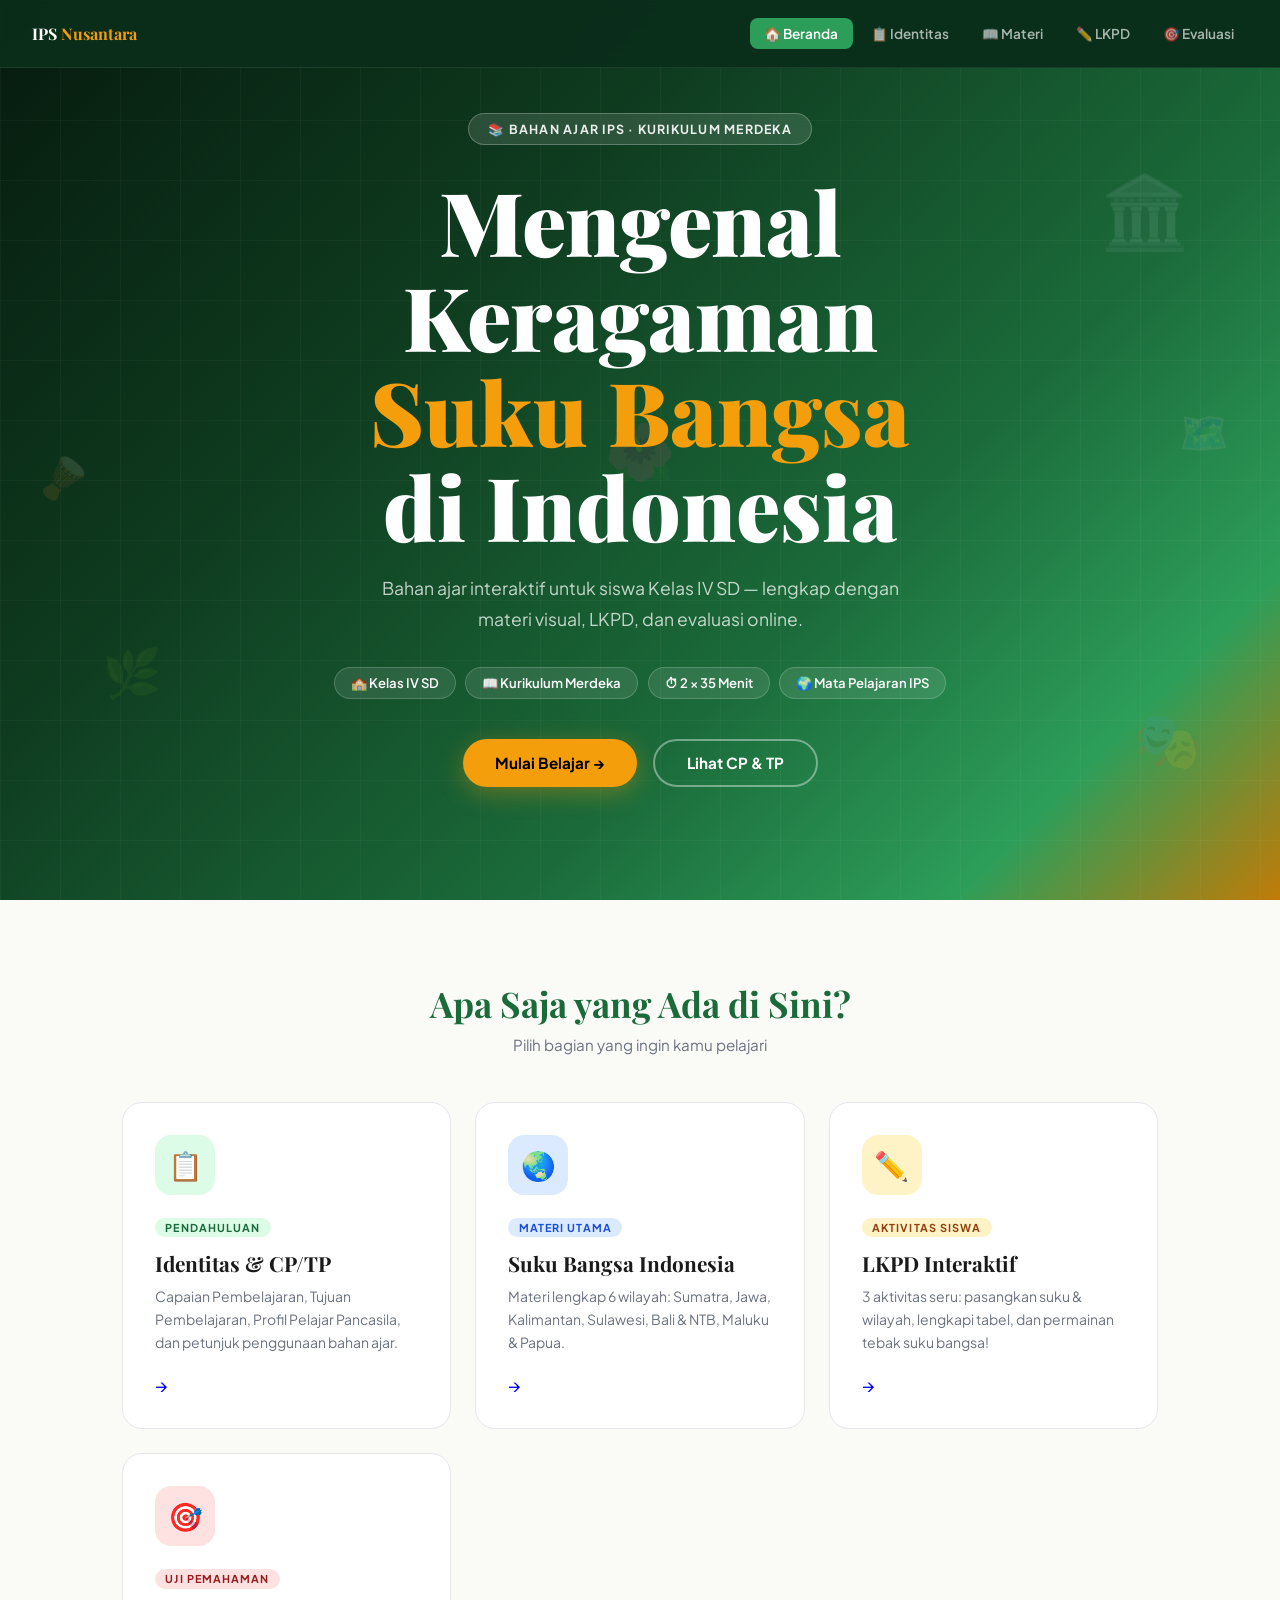
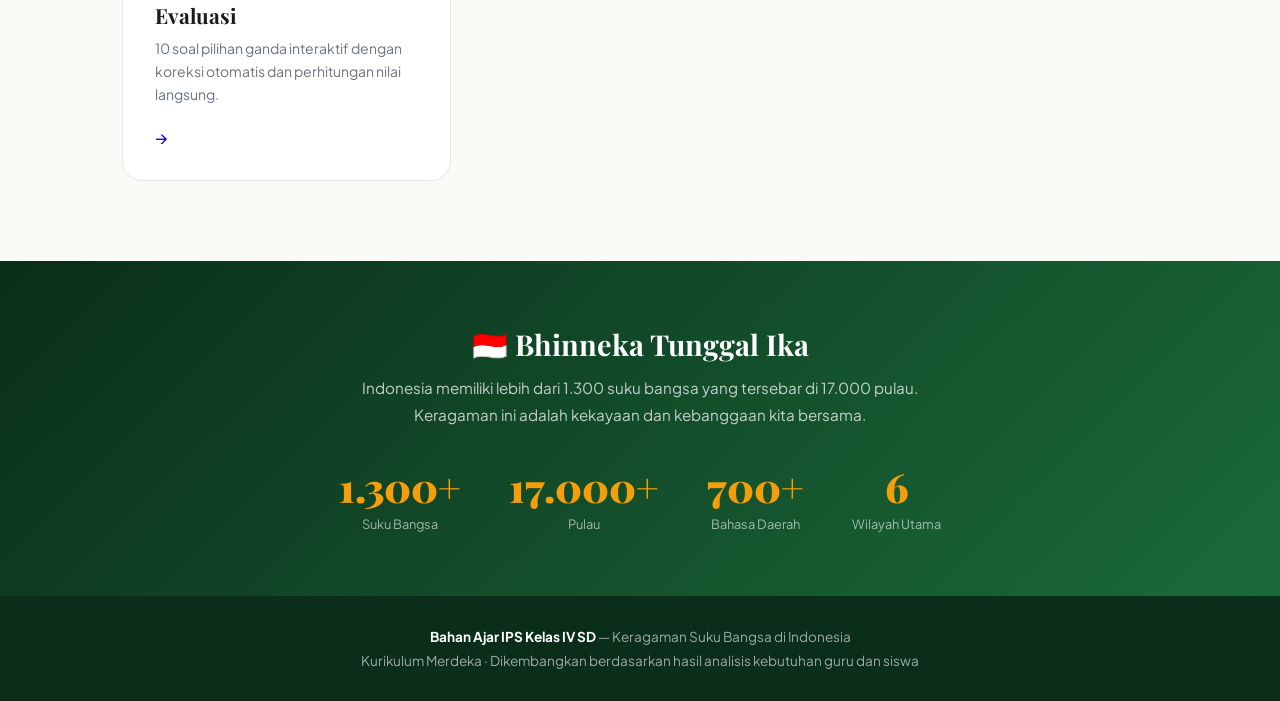
<file: index.html>
<!DOCTYPE html>
<html lang="id">
<head>
<meta charset="UTF-8">
<meta name="viewport" content="width=device-width, initial-scale=1.0">
<title>Bahan Ajar IPS — Keragaman Suku Bangsa Indonesia</title>
<link rel="stylesheet" href="style.css">
<style>
/* ===== HERO ===== */
.hero {
  min-height: 100vh;
  background: linear-gradient(135deg, #061a0e 0%, #0f3d20 35%, #1B6B3A 65%, #2d9e5a 85%, #c17b08 100%);
  display: flex; align-items: center; justify-content: center;
  text-align: center; position: relative; overflow: hidden;
  padding: 2rem;
}

.hero-grid {
  position: absolute; inset: 0;
  background-image:
    linear-gradient(rgba(255,255,255,0.03) 1px, transparent 1px),
    linear-gradient(90deg, rgba(255,255,255,0.03) 1px, transparent 1px);
  background-size: 60px 60px;
}

.float-emoji {
  position: absolute; font-size: 3.5rem;
  opacity: 0; pointer-events: none;
  animation: floatIn 1s forwards, floatBob 8s infinite ease-in-out;
}
.float-emoji:nth-child(1) { top:12%; left:6%;  animation-delay: 0.2s, 1.2s; }
.float-emoji:nth-child(2) { top:18%; right:7%; animation-delay: 0.4s, 1.4s; font-size:4.5rem; }
.float-emoji:nth-child(3) { bottom:22%; left:8%; animation-delay: 0.6s, 1.6s; font-size:3rem; }
.float-emoji:nth-child(4) { bottom:14%; right:6%; animation-delay: 0.8s, 1.8s; }
.float-emoji:nth-child(5) { top:50%; left:3%;  animation-delay: 1s, 2s; font-size:2.5rem; }
.float-emoji:nth-child(6) { top:45%; right:4%; animation-delay: 0.3s, 1.3s; font-size:2.5rem; }

@keyframes floatIn { from {opacity:0; transform:scale(0.5);} to {opacity:0.12; transform:scale(1);} }
@keyframes floatBob {
  0%,100% {transform: translateY(0) rotate(0deg);}
  33% {transform: translateY(-14px) rotate(4deg);}
  66% {transform: translateY(8px) rotate(-3deg);}
}

.hero-content { position: relative; z-index: 2; max-width: 820px; }

.hero-badge {
  display: inline-flex; align-items: center; gap: 0.5rem;
  background: rgba(255,255,255,0.12);
  border: 1px solid rgba(255,255,255,0.25);
  backdrop-filter: blur(8px);
  color: rgba(255,255,255,0.9);
  padding: 0.45rem 1.2rem; border-radius: 999px;
  font-size: 0.78rem; font-weight: 700; letter-spacing: 0.1em;
  text-transform: uppercase; margin-bottom: 1.75rem;
  opacity: 0; animation: slideDown 0.7s 0.3s forwards;
}

@keyframes slideDown { from {opacity:0;transform:translateY(-20px);} to {opacity:1;transform:translateY(0);} }

.hero h1 {
  font-family: 'Playfair Display', serif;
  font-size: clamp(2.8rem, 7.5vw, 5.5rem);
  font-weight: 900; color: #fff; line-height: 1.08;
  margin-bottom: 1.25rem;
  opacity: 0; animation: fadeUp 0.8s 0.5s forwards;
}
.hero h1 em { color: var(--kuning); font-style: normal; }

.hero-desc {
  font-size: 1.1rem; color: rgba(255,255,255,0.75);
  max-width: 560px; margin: 0 auto 2rem;
  line-height: 1.75;
  opacity: 0; animation: fadeUp 0.8s 0.7s forwards;
}

.hero-pills {
  display: flex; flex-wrap: wrap; justify-content: center; gap: 0.6rem;
  margin-bottom: 2.5rem;
  opacity: 0; animation: fadeUp 0.8s 0.9s forwards;
}
.hero-pills span {
  background: rgba(255,255,255,0.1); border: 1px solid rgba(255,255,255,0.18);
  color: #fff; padding: 0.4rem 1rem; border-radius: 999px;
  font-size: 0.82rem; font-weight: 600;
}

.hero-cta {
  display: flex; gap: 1rem; justify-content: center; flex-wrap: wrap;
  opacity: 0; animation: fadeUp 0.8s 1.1s forwards;
}

@keyframes fadeUp { from {opacity:0;transform:translateY(28px);} to {opacity:1;transform:translateY(0);} }

/* ===== MENU CARDS ===== */
.menu-section {
  padding: 5rem 2rem;
  max-width: 1100px; margin: 0 auto;
}

.menu-title {
  text-align: center; margin-bottom: 3rem;
}
.menu-title h2 {
  font-family: 'Playfair Display', serif;
  font-size: 2.2rem; color: var(--hijau); margin-bottom: 0.5rem;
}
.menu-title p { color: var(--muted); font-size: 0.95rem; }

.menu-grid {
  display: grid;
  grid-template-columns: repeat(auto-fit, minmax(260px, 1fr));
  gap: 1.5rem;
}

.menu-card {
  display: block; text-decoration: none;
  background: var(--card);
  border: 1.5px solid var(--border);
  border-radius: 20px; padding: 2rem;
  transition: all 0.35s cubic-bezier(0.34, 1.56, 0.64, 1);
  position: relative; overflow: hidden;
}
.menu-card::before {
  content: '';
  position: absolute; inset: 0;
  opacity: 0; transition: opacity 0.3s;
}
.menu-card:hover { transform: translateY(-8px); box-shadow: 0 20px 60px rgba(0,0,0,0.12); }
.menu-card:hover::before { opacity: 1; }

.mc-icon {
  width: 60px; height: 60px; border-radius: 16px;
  display: flex; align-items: center; justify-content: center;
  font-size: 1.75rem; margin-bottom: 1.25rem;
}
.mc-tag {
  display: inline-block; font-size: 0.68rem; font-weight: 700;
  letter-spacing: 0.1em; text-transform: uppercase;
  padding: 0.2rem 0.65rem; border-radius: 999px;
  margin-bottom: 0.75rem;
}
.mc-title { font-family: 'Playfair Display', serif; font-size: 1.3rem; font-weight: 700; margin-bottom: 0.5rem; color: var(--text); }
.mc-desc { font-size: 0.875rem; color: var(--muted); line-height: 1.65; margin-bottom: 1.25rem; }
.mc-arrow { font-size: 1.1rem; transition: transform 0.25s; }
.menu-card:hover .mc-arrow { transform: translateX(5px); }

/* Card colors */
.menu-card.c-green .mc-icon { background: #dcfce7; }
.menu-card.c-green .mc-tag { background: #dcfce7; color: var(--hijau); }
.menu-card.c-green:hover { border-color: #86efac; }

.menu-card.c-blue .mc-icon { background: #dbeafe; }
.menu-card.c-blue .mc-tag { background: #dbeafe; color: var(--biru); }
.menu-card.c-blue:hover { border-color: #93c5fd; }

.menu-card.c-yellow .mc-icon { background: #fef3c7; }
.menu-card.c-yellow .mc-tag { background: #fef3c7; color: #92400e; }
.menu-card.c-yellow:hover { border-color: #fcd34d; }

.menu-card.c-red .mc-icon { background: #fee2e2; }
.menu-card.c-red .mc-tag { background: #fee2e2; color: #991b1b; }
.menu-card.c-red:hover { border-color: #fca5a5; }

/* ===== ABOUT STRIP ===== */
.about-strip {
  background: linear-gradient(135deg, #0a2e1a, #1B6B3A);
  padding: 4rem 2rem; text-align: center; color: #fff;
}
.about-strip h3 { font-family: 'Playfair Display', serif; font-size: 1.8rem; margin-bottom: 0.75rem; }
.about-strip p { color: rgba(255,255,255,0.75); max-width: 600px; margin: 0 auto 2rem; font-size: 0.95rem; line-height: 1.75; }
.stats { display: flex; justify-content: center; gap: 3rem; flex-wrap: wrap; margin-top: 2rem; }
.stat-item { text-align: center; }
.stat-num { font-family: 'Playfair Display', serif; font-size: 2.5rem; font-weight: 900; color: var(--kuning); }
.stat-label { font-size: 0.8rem; color: rgba(255,255,255,0.6); margin-top: 0.2rem; }
</style>
</head>
<body>

<nav class="navbar">
  <a href="index.html" class="nav-brand">IPS <span>Nusantara</span></a>
  <ul class="nav-links">
    <li><a href="index.html" class="active">🏠 Beranda</a></li>
    <li><a href="identitas.html">📋 Identitas</a></li>
    <li><a href="materi.html">📖 Materi</a></li>
    <li><a href="lkpd.html">✏️ LKPD</a></li>
    <li><a href="evaluasi.html">🎯 Evaluasi</a></li>
  </ul>
  <button class="nav-hamburger" onclick="toggleNav()">☰</button>
</nav>
<div class="mobile-nav" id="mobileNav">
  <a href="index.html" class="active">🏠 Beranda</a>
  <a href="identitas.html">📋 Identitas</a>
  <a href="materi.html">📖 Materi</a>
  <a href="lkpd.html">✏️ LKPD</a>
  <a href="evaluasi.html">🎯 Evaluasi</a>
</div>

<!-- HERO -->
<section class="hero">
  <div class="hero-grid"></div>
  <span class="float-emoji">🏛️</span>
  <span class="float-emoji">🌿</span>
  <span class="float-emoji">🎭</span>
  <span class="float-emoji">🪘</span>
  <span class="float-emoji">🗺️</span>
  <span class="float-emoji">🌺</span>

  <div class="hero-content">
    <div class="hero-badge">📚 Bahan Ajar IPS · Kurikulum Merdeka</div>
    <h1>Mengenal Keragaman<br><em>Suku Bangsa</em><br>di Indonesia</h1>
    <p class="hero-desc">Bahan ajar interaktif untuk siswa Kelas IV SD — lengkap dengan materi visual, LKPD, dan evaluasi online.</p>
    <div class="hero-pills">
      <span>🏫 Kelas IV SD</span>
      <span>📖 Kurikulum Merdeka</span>
      <span>⏱ 2 × 35 Menit</span>
      <span>🌍 Mata Pelajaran IPS</span>
    </div>
    <div class="hero-cta">
      <a href="materi.html" class="btn btn-primary">Mulai Belajar →</a>
      <a href="identitas.html" class="btn btn-outline" style="color:#fff;border-color:rgba(255,255,255,0.4);">Lihat CP & TP</a>
    </div>
  </div>
</section>

<!-- MENU CARDS -->
<section class="menu-section">
  <div class="menu-title fade-in">
    <h2>Apa Saja yang Ada di Sini?</h2>
    <p>Pilih bagian yang ingin kamu pelajari</p>
  </div>
  <div class="menu-grid">

    <a href="identitas.html" class="menu-card c-green fade-in">
      <div class="mc-icon">📋</div>
      <div class="mc-tag">Pendahuluan</div>
      <div class="mc-title">Identitas & CP/TP</div>
      <div class="mc-desc">Capaian Pembelajaran, Tujuan Pembelajaran, Profil Pelajar Pancasila, dan petunjuk penggunaan bahan ajar.</div>
      <div class="mc-arrow">→</div>
    </a>

    <a href="materi.html" class="menu-card c-blue fade-in">
      <div class="mc-icon">🌏</div>
      <div class="mc-tag">Materi Utama</div>
      <div class="mc-title">Suku Bangsa Indonesia</div>
      <div class="mc-desc">Materi lengkap 6 wilayah: Sumatra, Jawa, Kalimantan, Sulawesi, Bali & NTB, Maluku & Papua.</div>
      <div class="mc-arrow">→</div>
    </a>

    <a href="lkpd.html" class="menu-card c-yellow fade-in">
      <div class="mc-icon">✏️</div>
      <div class="mc-tag">Aktivitas Siswa</div>
      <div class="mc-title">LKPD Interaktif</div>
      <div class="mc-desc">3 aktivitas seru: pasangkan suku & wilayah, lengkapi tabel, dan permainan tebak suku bangsa!</div>
      <div class="mc-arrow">→</div>
    </a>

    <a href="evaluasi.html" class="menu-card c-red fade-in">
      <div class="mc-icon">🎯</div>
      <div class="mc-tag">Uji Pemahaman</div>
      <div class="mc-title">Evaluasi</div>
      <div class="mc-desc">10 soal pilihan ganda interaktif dengan koreksi otomatis dan perhitungan nilai langsung.</div>
      <div class="mc-arrow">→</div>
    </a>

  </div>
</section>

<!-- ABOUT STRIP -->
<section class="about-strip">
  <h3>🇮🇩 Bhinneka Tunggal Ika</h3>
  <p>Indonesia memiliki lebih dari 1.300 suku bangsa yang tersebar di 17.000 pulau. Keragaman ini adalah kekayaan dan kebanggaan kita bersama.</p>
  <div class="stats">
    <div class="stat-item"><div class="stat-num">1.300+</div><div class="stat-label">Suku Bangsa</div></div>
    <div class="stat-item"><div class="stat-num">17.000+</div><div class="stat-label">Pulau</div></div>
    <div class="stat-item"><div class="stat-num">700+</div><div class="stat-label">Bahasa Daerah</div></div>
    <div class="stat-item"><div class="stat-num">6</div><div class="stat-label">Wilayah Utama</div></div>
  </div>
</section>

<footer>
  <p><strong>Bahan Ajar IPS Kelas IV SD</strong> — Keragaman Suku Bangsa di Indonesia</p>
  <p>Kurikulum Merdeka · Dikembangkan berdasarkan hasil analisis kebutuhan guru dan siswa</p>
</footer>

<script>
function toggleNav() {
  document.getElementById('mobileNav').classList.toggle('open');
}
const obs = new IntersectionObserver(entries => {
  entries.forEach(e => { if (e.isIntersecting) e.target.classList.add('visible'); });
}, { threshold: 0.1 });
document.querySelectorAll('.fade-in').forEach(el => obs.observe(el));
</script>
</body>
</html>
</file>
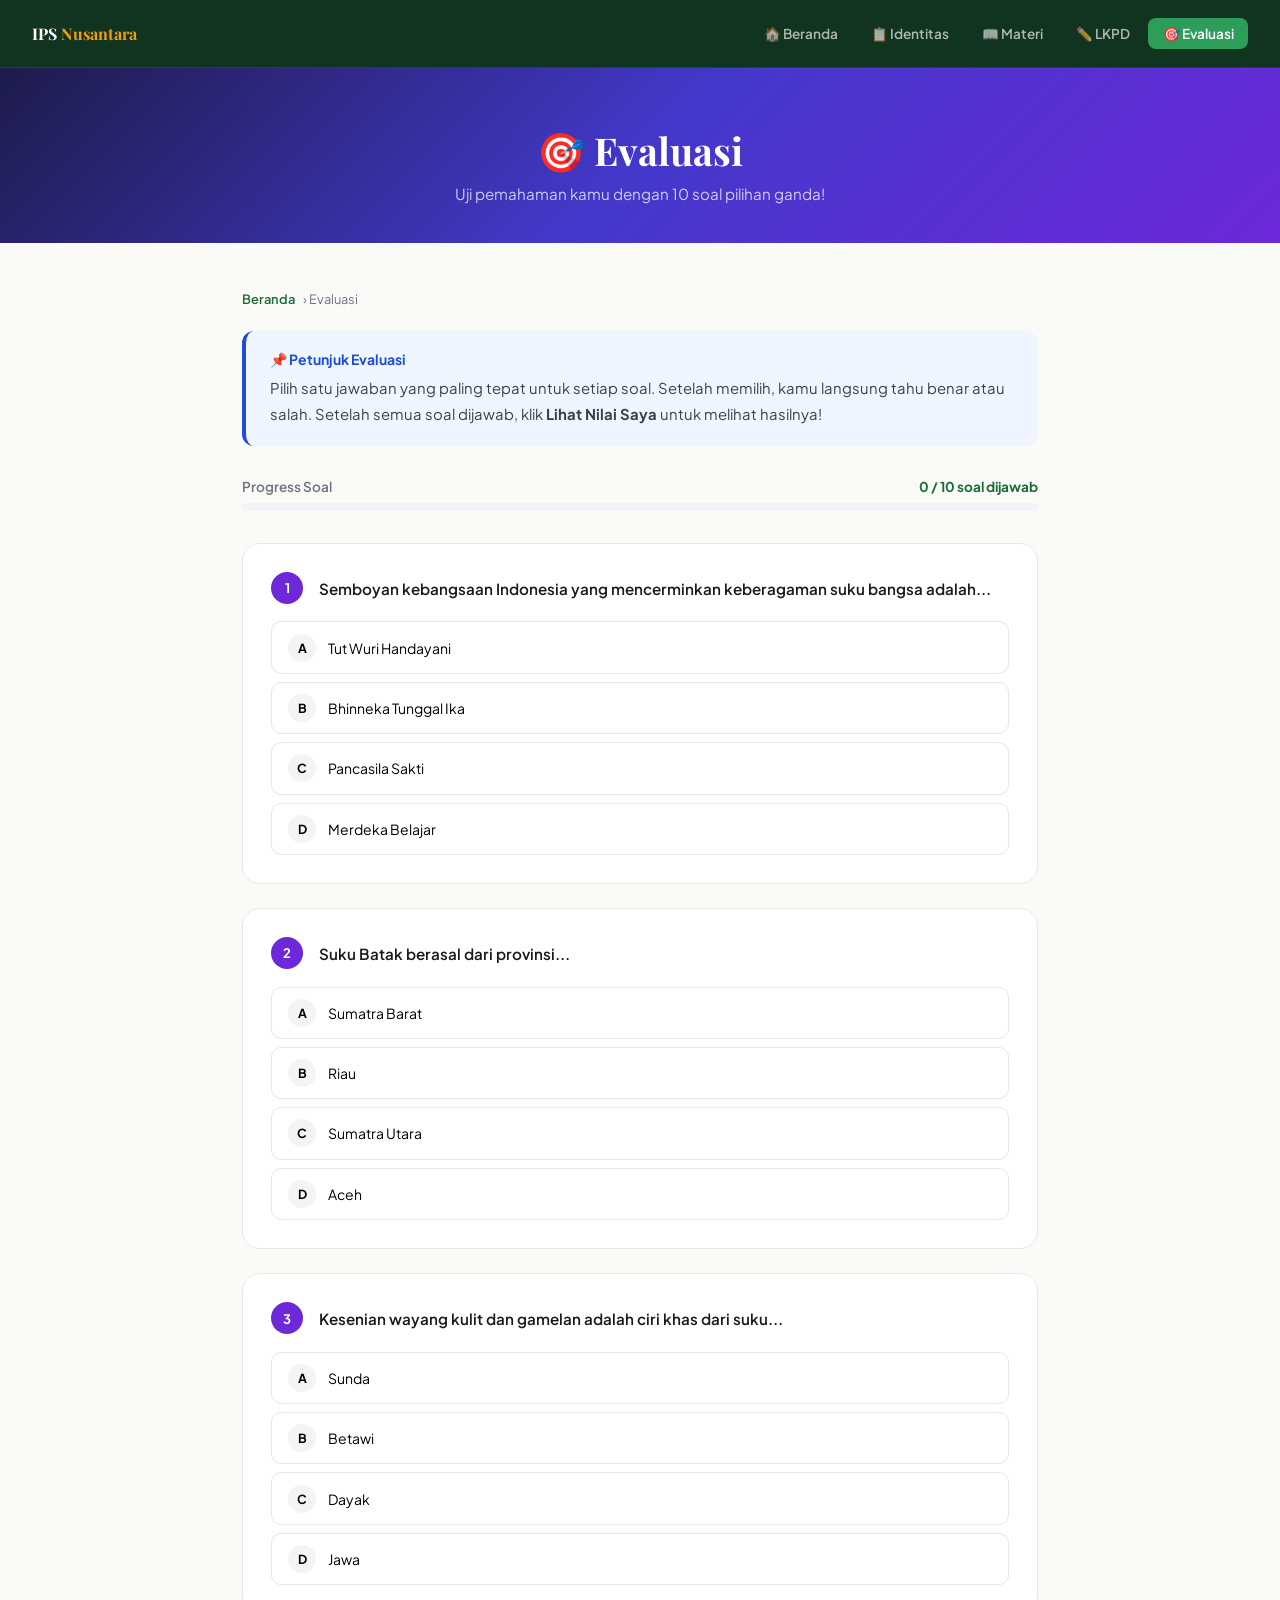
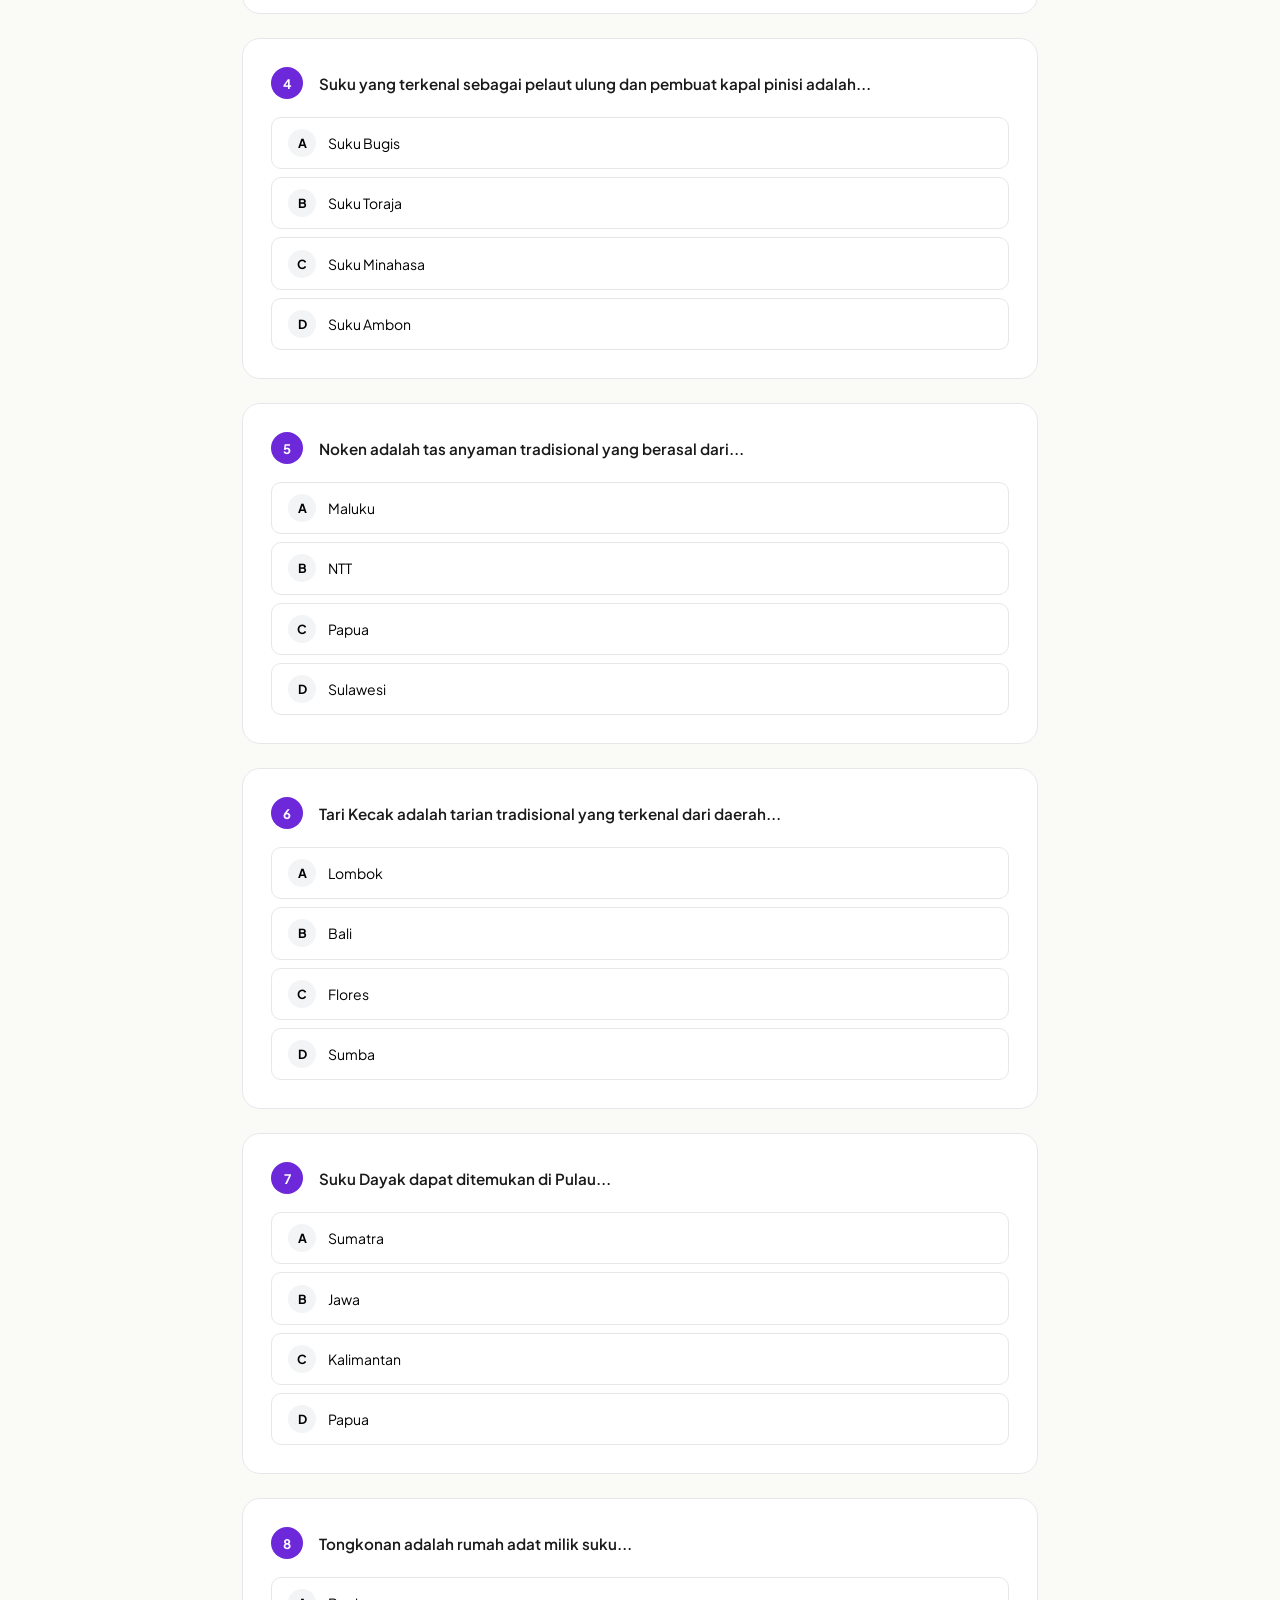
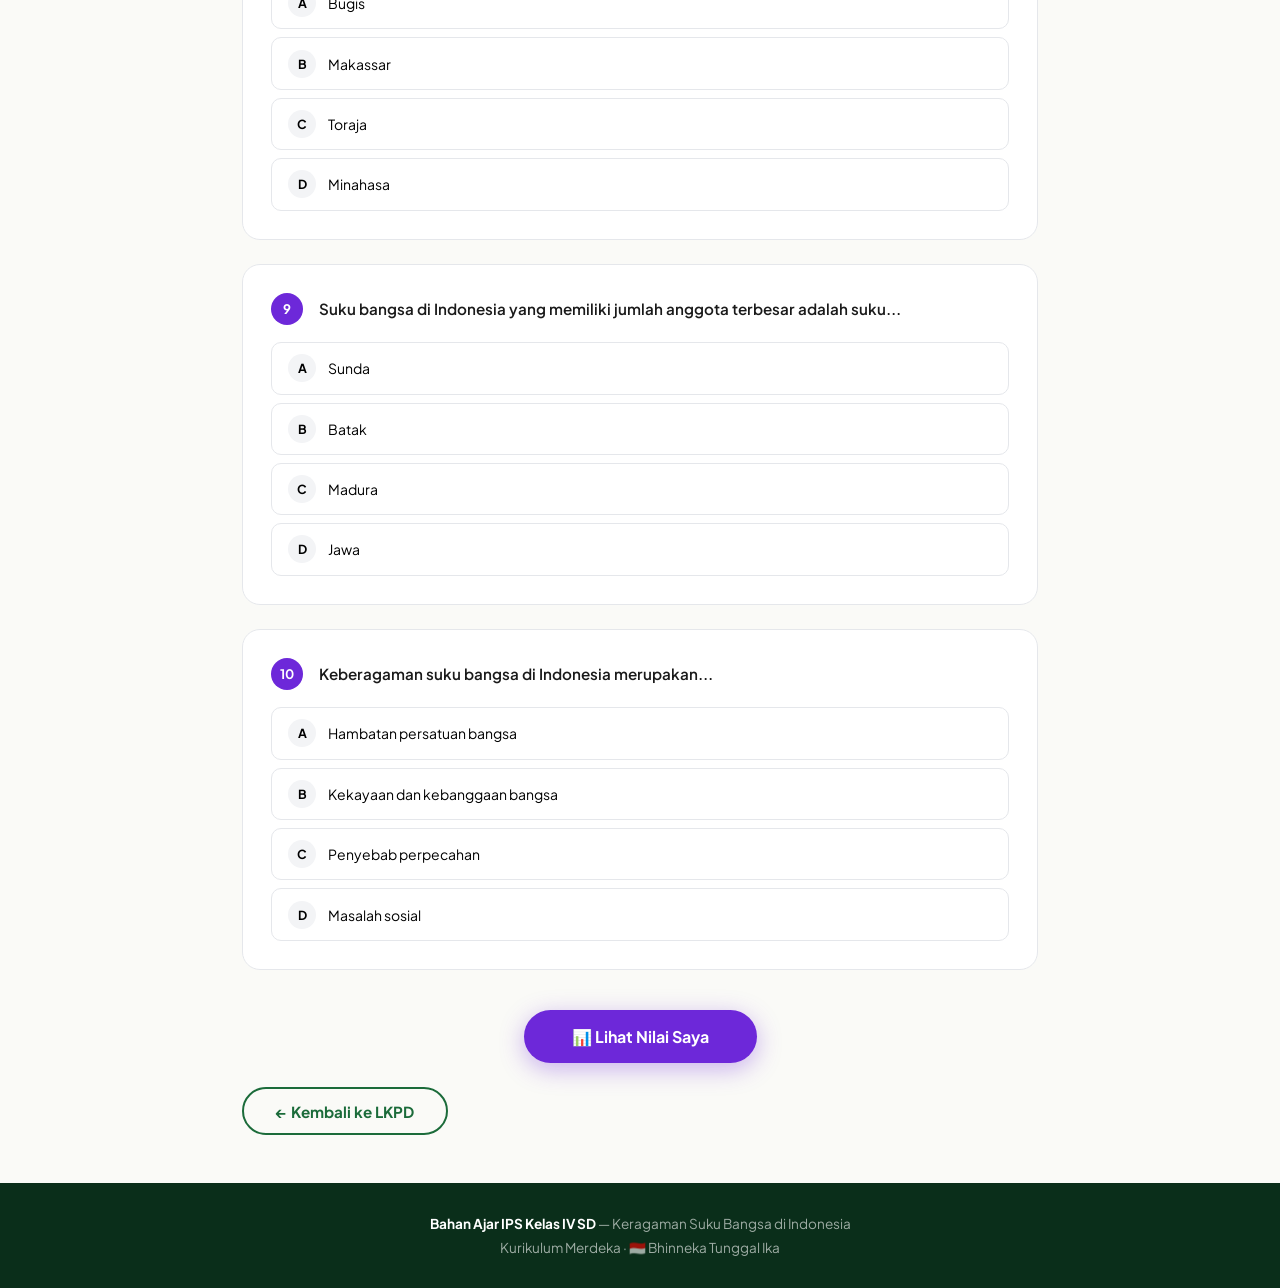
<file: evaluasi.html>
<!DOCTYPE html>
<html lang="id">
<head>
<meta charset="UTF-8">
<meta name="viewport" content="width=device-width, initial-scale=1.0">
<title>Evaluasi — Bahan Ajar IPS</title>
<link rel="stylesheet" href="style.css">
<style>
.page-hero {
  background: linear-gradient(135deg, #1e1b4b, #4338ca, #6d28d9);
  padding: 3.5rem 2rem 2.5rem; color: #fff; text-align: center;
}
.page-hero h1 { font-family: 'Playfair Display', serif; font-size: 2.4rem; margin-bottom: 0.5rem; }
.page-hero p { color: rgba(255,255,255,0.75); font-size: 0.95rem; }

.content-wrap { max-width: 860px; margin: 0 auto; padding: 3rem 2rem; }

/* PROGRESS BAR */
.eval-progress {
  background: #f3f4f6; border-radius: 999px; height: 8px;
  margin-bottom: 2rem; overflow: hidden;
}
.eval-progress-bar {
  height: 100%; background: linear-gradient(90deg, var(--hijau), var(--hijau-muda));
  border-radius: 999px; transition: width 0.4s ease;
  width: 0%;
}
.eval-info { display: flex; justify-content: space-between; align-items: center; margin-bottom: 0.5rem; }
.eval-info span { font-size: 0.85rem; color: var(--muted); font-weight: 600; }
.eval-info .ei-count { font-size: 0.85rem; color: var(--hijau); font-weight: 700; }

/* SOAL CARD */
.soal-grid { display: flex; flex-direction: column; gap: 1.5rem; }

.soal-card {
  background: #fff; border: 1.5px solid var(--border);
  border-radius: 18px; padding: 1.75rem;
  transition: all 0.3s;
}
.soal-card:hover { box-shadow: 0 6px 24px rgba(0,0,0,0.07); }
.soal-card.ans-ok   { border-color: #86efac; background: #f0fdf4; }
.soal-card.ans-fail { border-color: #fca5a5; background: #fef2f2; }

.soal-top { display: flex; align-items: flex-start; gap: 1rem; margin-bottom: 1.1rem; }
.soal-num {
  width: 32px; height: 32px; border-radius: 50%; flex-shrink: 0;
  background: #6d28d9; color: #fff;
  display: flex; align-items: center; justify-content: center;
  font-size: 0.82rem; font-weight: 700;
}
.soal-card.ans-ok   .soal-num { background: #16a34a; }
.soal-card.ans-fail .soal-num { background: #dc2626; }
.soal-text { font-size: 0.95rem; font-weight: 600; line-height: 1.55; padding-top: 0.3rem; }

.opts { display: flex; flex-direction: column; gap: 0.5rem; }

.opt-btn {
  display: flex; align-items: center; gap: 0.75rem;
  padding: 0.7rem 1rem; border: 1.5px solid var(--border);
  border-radius: 10px; background: #fff;
  cursor: pointer; font-family: inherit; font-size: 0.875rem;
  text-align: left; transition: all 0.2s; width: 100%;
}
.opt-btn:hover:not(:disabled) { border-color: #6d28d9; background: #f5f3ff; }
.opt-btn:disabled { cursor: default; }

.opt-key {
  width: 28px; height: 28px; border-radius: 50%;
  background: #f3f4f6; display: flex; align-items: center; justify-content: center;
  font-weight: 700; font-size: 0.78rem; flex-shrink: 0; transition: all 0.2s;
}

.opt-btn.picked   { border-color: #6d28d9; background: #f5f3ff; }
.opt-btn.picked .opt-key { background: #6d28d9; color: #fff; }
.opt-btn.ok   { border-color: #16a34a; background: #f0fdf4; }
.opt-btn.ok .opt-key { background: #16a34a; color: #fff; }
.opt-btn.fail { border-color: #dc2626; background: #fef2f2; }
.opt-btn.fail .opt-key { background: #dc2626; color: #fff; }

/* SCORE PANEL */
.score-panel {
  display: none; margin-top: 2.5rem;
  background: linear-gradient(135deg, #0a2e1a, #1B6B3A);
  border-radius: 24px; padding: 3rem 2rem; text-align: center; color: #fff;
  animation: popIn 0.5s cubic-bezier(0.34, 1.56, 0.64, 1) forwards;
}
.score-panel.show { display: block; }

@keyframes popIn { from {opacity:0; transform:scale(0.8);} to {opacity:1; transform:scale(1);} }

.sc-label { font-size: 0.85rem; color: rgba(255,255,255,0.65); margin-bottom: 0.5rem; }
.sc-num { font-family: 'Playfair Display', serif; font-size: 5rem; font-weight: 900; color: var(--kuning); line-height: 1; }
.sc-detail { color: rgba(255,255,255,0.7); font-size: 0.9rem; margin: 0.5rem 0 1rem; }
.sc-msg { font-size: 1.15rem; font-weight: 700; margin-bottom: 1.5rem; }
.sc-breakdown { display: flex; justify-content: center; gap: 2.5rem; margin-bottom: 2rem; }
.sc-bd { text-align: center; }
.sc-bd .bd-num { font-family: 'Playfair Display', serif; font-size: 2rem; font-weight: 900; }
.sc-bd .bd-lbl { font-size: 0.78rem; color: rgba(255,255,255,0.6); }

.retry-btn {
  background: var(--kuning); color: #000; border: none;
  padding: 0.85rem 2.5rem; border-radius: 50px;
  font-family: inherit; font-size: 0.95rem; font-weight: 700;
  cursor: pointer; transition: all 0.3s; margin-top: 0.5rem;
}
.retry-btn:hover { transform: scale(1.04); box-shadow: 0 8px 30px rgba(245,158,11,0.4); }

/* Submit btn */
.submit-wrap { margin-top: 2.5rem; text-align: center; }
.submit-btn {
  background: #6d28d9; color: #fff; border: none;
  padding: 1rem 3rem; border-radius: 50px;
  font-family: inherit; font-size: 1rem; font-weight: 700;
  cursor: pointer; transition: all 0.3s;
  box-shadow: 0 6px 24px rgba(109,40,217,0.35);
}
.submit-btn:hover { background: #5b21b6; transform: translateY(-2px); box-shadow: 0 10px 32px rgba(109,40,217,0.4); }

.page-nav-row { display: flex; justify-content: flex-start; margin-top: 3rem; }
</style>
</head>
<body class="page-enter">

<nav class="navbar">
  <a href="index.html" class="nav-brand">IPS <span>Nusantara</span></a>
  <ul class="nav-links">
    <li><a href="index.html">🏠 Beranda</a></li>
    <li><a href="identitas.html">📋 Identitas</a></li>
    <li><a href="materi.html">📖 Materi</a></li>
    <li><a href="lkpd.html">✏️ LKPD</a></li>
    <li><a href="evaluasi.html" class="active">🎯 Evaluasi</a></li>
  </ul>
  <button class="nav-hamburger" onclick="toggleNav()">☰</button>
</nav>
<div class="mobile-nav" id="mobileNav">
  <a href="index.html">🏠 Beranda</a>
  <a href="identitas.html">📋 Identitas</a>
  <a href="materi.html">📖 Materi</a>
  <a href="lkpd.html">✏️ LKPD</a>
  <a href="evaluasi.html" class="active">🎯 Evaluasi</a>
</div>

<div class="page-wrap">
  <div class="page-hero">
    <h1>🎯 Evaluasi</h1>
    <p>Uji pemahaman kamu dengan 10 soal pilihan ganda!</p>
  </div>

  <div class="content-wrap">
    <div class="breadcrumb"><a href="index.html">Beranda</a> › Evaluasi</div>

    <div class="info-box blue fade-in" style="margin-bottom:2rem;">
      <div class="ib-title">📌 Petunjuk Evaluasi</div>
      <p>Pilih satu jawaban yang paling tepat untuk setiap soal. Setelah memilih, kamu langsung tahu benar atau salah. Setelah semua soal dijawab, klik <strong>Lihat Nilai Saya</strong> untuk melihat hasilnya!</p>
    </div>

    <div class="eval-info fade-in">
      <span>Progress Soal</span>
      <span class="ei-count" id="progressText">0 / 10 soal dijawab</span>
    </div>
    <div class="eval-progress fade-in">
      <div class="eval-progress-bar" id="progressBar"></div>
    </div>

    <div class="soal-grid" id="soalGrid"></div>

    <div class="submit-wrap fade-in">
      <button class="submit-btn" onclick="lihatNilai()">📊 Lihat Nilai Saya</button>
    </div>

    <div class="score-panel" id="scorePanel">
      <div class="sc-label">Nilai Kamu</div>
      <div class="sc-num" id="scNum">0</div>
      <div class="sc-detail" id="scDetail"></div>
      <div class="sc-msg" id="scMsg"></div>
      <div class="sc-breakdown">
        <div class="sc-bd"><div class="bd-num" id="bdBenar" style="color:#4ade80;">0</div><div class="bd-lbl">Jawaban Benar</div></div>
        <div class="sc-bd"><div class="bd-num" id="bdSalah" style="color:#f87171;">0</div><div class="bd-lbl">Jawaban Salah</div></div>
      </div>
      <button class="retry-btn" onclick="retryEval()">🔄 Coba Lagi</button>
    </div>

    <div class="page-nav-row fade-in" style="margin-top:1.5rem;">
      <a href="lkpd.html" class="btn btn-outline">← Kembali ke LKPD</a>
    </div>
  </div>
</div>

<footer>
  <p><strong>Bahan Ajar IPS Kelas IV SD</strong> — Keragaman Suku Bangsa di Indonesia</p>
  <p>Kurikulum Merdeka · 🇮🇩 Bhinneka Tunggal Ika</p>
</footer>

<script>
function toggleNav() { document.getElementById('mobileNav').classList.toggle('open'); }
const obs = new IntersectionObserver(e => e.forEach(x => { if(x.isIntersecting) x.target.classList.add('visible'); }), {threshold:0.08});
document.querySelectorAll('.fade-in').forEach(el => obs.observe(el));

const soalData = [
  { q: "Semboyan kebangsaan Indonesia yang mencerminkan keberagaman suku bangsa adalah...", opts: ["Tut Wuri Handayani", "Bhinneka Tunggal Ika", "Pancasila Sakti", "Merdeka Belajar"], ans: 1 },
  { q: "Suku Batak berasal dari provinsi...", opts: ["Sumatra Barat", "Riau", "Sumatra Utara", "Aceh"], ans: 2 },
  { q: "Kesenian wayang kulit dan gamelan adalah ciri khas dari suku...", opts: ["Sunda", "Betawi", "Dayak", "Jawa"], ans: 3 },
  { q: "Suku yang terkenal sebagai pelaut ulung dan pembuat kapal pinisi adalah...", opts: ["Suku Bugis", "Suku Toraja", "Suku Minahasa", "Suku Ambon"], ans: 0 },
  { q: "Noken adalah tas anyaman tradisional yang berasal dari...", opts: ["Maluku", "NTT", "Papua", "Sulawesi"], ans: 2 },
  { q: "Tari Kecak adalah tarian tradisional yang terkenal dari daerah...", opts: ["Lombok", "Bali", "Flores", "Sumba"], ans: 1 },
  { q: "Suku Dayak dapat ditemukan di Pulau...", opts: ["Sumatra", "Jawa", "Kalimantan", "Papua"], ans: 2 },
  { q: "Tongkonan adalah rumah adat milik suku...", opts: ["Bugis", "Makassar", "Toraja", "Minahasa"], ans: 2 },
  { q: "Suku bangsa di Indonesia yang memiliki jumlah anggota terbesar adalah suku...", opts: ["Sunda", "Batak", "Madura", "Jawa"], ans: 3 },
  { q: "Keberagaman suku bangsa di Indonesia merupakan...", opts: ["Hambatan persatuan bangsa", "Kekayaan dan kebanggaan bangsa", "Penyebab perpecahan", "Masalah sosial"], ans: 1 },
];

const keys = ['A','B','C','D'];
const userAns = new Array(soalData.length).fill(null);
const grid = document.getElementById('soalGrid');

function buildSoal() {
  grid.innerHTML = '';
  soalData.forEach((s, i) => {
    const card = document.createElement('div');
    card.className = 'soal-card fade-in';
    card.id = `sc${i}`;
    card.innerHTML = `
      <div class="soal-top">
        <div class="soal-num">${i+1}</div>
        <div class="soal-text">${s.q}</div>
      </div>
      <div class="opts" id="opts${i}">
        ${s.opts.map((o,j) => `
          <button class="opt-btn" onclick="pilih(${i},${j},this)">
            <span class="opt-key">${keys[j]}</span> ${o}
          </button>
        `).join('')}
      </div>
    `;
    grid.appendChild(card);
  });
  document.querySelectorAll('.soal-card').forEach(el => obs.observe(el));
}

function pilih(soalIdx, optIdx, btn) {
  if (userAns[soalIdx] !== null) return;
  userAns[soalIdx] = optIdx;
  const card = document.getElementById(`sc${soalIdx}`);
  const benar = optIdx === soalData[soalIdx].ans;
  card.querySelectorAll('.opt-btn').forEach((b, j) => {
    b.disabled = true;
    if (j === optIdx) b.classList.add(benar ? 'ok' : 'fail');
    if (j === soalData[soalIdx].ans) b.classList.add('ok');
  });
  card.classList.add(benar ? 'ans-ok' : 'ans-fail');
  updateProgress();
}

function updateProgress() {
  const dijawab = userAns.filter(a => a !== null).length;
  const pct = (dijawab / soalData.length) * 100;
  document.getElementById('progressBar').style.width = pct + '%';
  document.getElementById('progressText').textContent = `${dijawab} / ${soalData.length} soal dijawab`;
}

function lihatNilai() {
  const dijawab = userAns.filter(a => a !== null).length;
  if (dijawab < soalData.length) {
    alert(`Masih ada ${soalData.length - dijawab} soal yang belum dijawab. Jawab semua dulu ya!`);
    return;
  }
  const benar = userAns.filter((a, i) => a === soalData[i].ans).length;
  const salah = soalData.length - benar;
  const nilai = benar * 10;

  document.getElementById('scNum').textContent = nilai;
  document.getElementById('scDetail').textContent = `${benar} benar × 10 = ${nilai}`;
  document.getElementById('bdBenar').textContent = benar;
  document.getElementById('bdSalah').textContent = salah;

  let msg = '';
  if (nilai === 100)    msg = '🏆 Luar biasa! Nilai sempurna! Kamu benar-benar hebat!';
  else if (nilai >= 80) msg = '🌟 Bagus sekali! Kamu sudah sangat memahami materinya!';
  else if (nilai >= 60) msg = '👍 Cukup baik! Pelajari lagi bagian yang kurang tepat ya!';
  else                  msg = '💪 Semangat! Baca kembali materinya dan coba lagi!';
  document.getElementById('scMsg').textContent = msg;

  const panel = document.getElementById('scorePanel');
  panel.classList.add('show');
  panel.scrollIntoView({ behavior: 'smooth', block: 'center' });
}

function retryEval() {
  userAns.fill(null);
  document.getElementById('scorePanel').classList.remove('show');
  updateProgress();
  buildSoal();
  window.scrollTo({ top: 0, behavior: 'smooth' });
}

buildSoal();
</script>
</body>
</html>
</file>
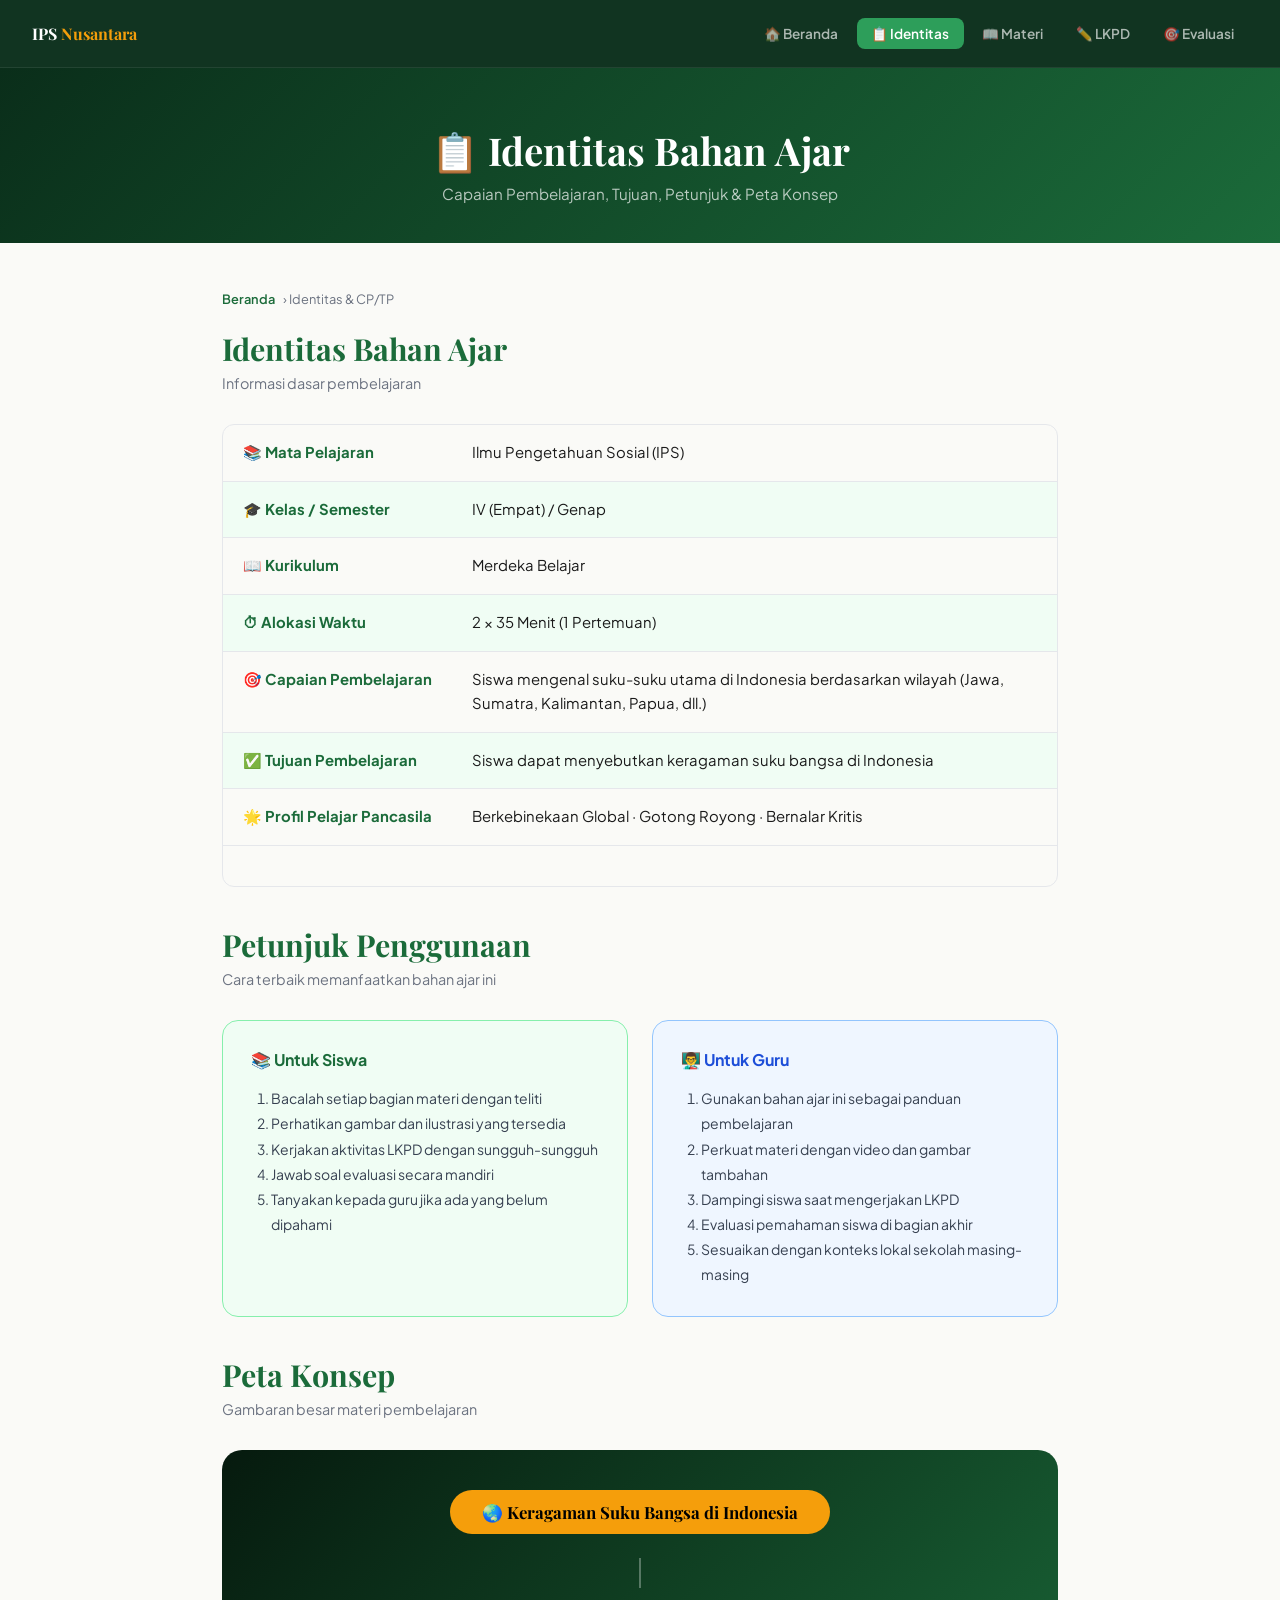
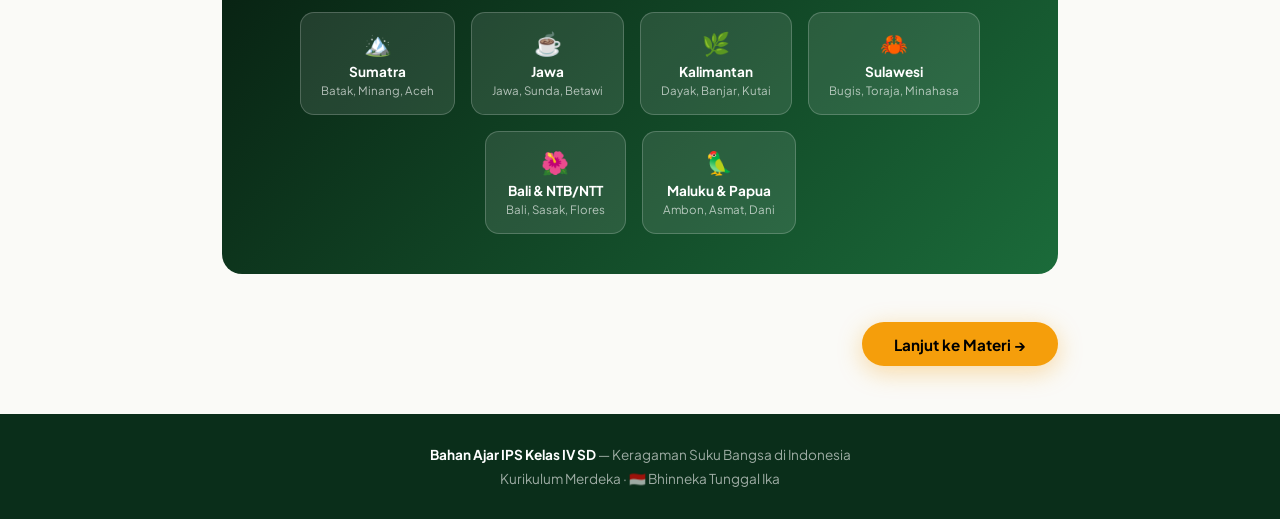
<file: identitas.html>
<!DOCTYPE html>
<html lang="id">
<head>
<meta charset="UTF-8">
<meta name="viewport" content="width=device-width, initial-scale=1.0">
<title>Identitas & CP/TP — Bahan Ajar IPS</title>
<link rel="stylesheet" href="style.css">
<style>
.page-hero {
  background: linear-gradient(135deg, #0a2e1a, #1B6B3A);
  padding: 3.5rem 2rem 2.5rem;
  color: #fff; text-align: center;
}
.page-hero h1 { font-family: 'Playfair Display', serif; font-size: 2.4rem; margin-bottom: 0.5rem; }
.page-hero p { color: rgba(255,255,255,0.7); font-size: 0.95rem; }

.content-wrap { max-width: 900px; margin: 0 auto; padding: 3rem 2rem; }

/* Identitas Table */
.id-table { width: 100%; border-collapse: collapse; margin-bottom: 2.5rem; }
.id-table tr { border-bottom: 1px solid var(--border); transition: background 0.2s; }
.id-table tr:hover td { background: var(--hijau-pale); }
.id-table td { padding: 1rem 1.25rem; font-size: 0.93rem; vertical-align: top; }
.id-table td:first-child { font-weight: 700; color: var(--hijau); width: 200px; white-space: nowrap; }

/* Petunjuk */
.petunjuk-grid { display: grid; grid-template-columns: 1fr 1fr; gap: 1.5rem; margin-bottom: 2.5rem; }
@media(max-width:640px) { .petunjuk-grid { grid-template-columns: 1fr; } }
.petunjuk-card { border-radius: 16px; padding: 1.75rem; }
.petunjuk-card.siswa { background: var(--hijau-pale); border: 1.5px solid #86efac; }
.petunjuk-card.guru  { background: var(--biru-pale);  border: 1.5px solid #93c5fd; }
.petunjuk-card h3 { font-size: 1rem; font-weight: 700; margin-bottom: 1rem; }
.petunjuk-card.siswa h3 { color: var(--hijau); }
.petunjuk-card.guru  h3 { color: var(--biru); }
.petunjuk-card ol { padding-left: 1.25rem; }
.petunjuk-card li { font-size: 0.875rem; line-height: 1.8; color: #374151; }

/* Peta Konsep */
.peta-wrap {
  background: linear-gradient(135deg, #061a0e, #1B6B3A);
  border-radius: 20px; padding: 2.5rem 2rem; text-align: center; color: #fff;
}
.peta-center {
  display: inline-block; background: var(--kuning); color: #000;
  font-family: 'Playfair Display', serif; font-size: 1.05rem; font-weight: 700;
  padding: 0.7rem 2rem; border-radius: 50px; margin-bottom: 1.5rem;
}
.peta-line { width: 2px; height: 30px; background: rgba(255,255,255,0.3); margin: 0 auto 1.5rem; }
.peta-branches { display: flex; flex-wrap: wrap; justify-content: center; gap: 1rem; }
.peta-branch {
  background: rgba(255,255,255,0.1); border: 1px solid rgba(255,255,255,0.2);
  border-radius: 14px; padding: 1rem 1.25rem; min-width: 120px;
  transition: all 0.3s;
}
.peta-branch:hover { background: rgba(255,255,255,0.2); transform: translateY(-4px); }
.peta-branch .pb-e { font-size: 1.4rem; display: block; margin-bottom: 0.3rem; }
.peta-branch .pb-n { font-size: 0.85rem; font-weight: 700; }
.peta-branch .pb-s { font-size: 0.72rem; opacity: 0.65; margin-top: 0.2rem; }

/* Nav between pages */
.page-nav { display: flex; justify-content: flex-end; margin-top: 3rem; }
</style>
</head>
<body class="page-enter">

<nav class="navbar">
  <a href="index.html" class="nav-brand">IPS <span>Nusantara</span></a>
  <ul class="nav-links">
    <li><a href="index.html">🏠 Beranda</a></li>
    <li><a href="identitas.html" class="active">📋 Identitas</a></li>
    <li><a href="materi.html">📖 Materi</a></li>
    <li><a href="lkpd.html">✏️ LKPD</a></li>
    <li><a href="evaluasi.html">🎯 Evaluasi</a></li>
  </ul>
  <button class="nav-hamburger" onclick="toggleNav()">☰</button>
</nav>
<div class="mobile-nav" id="mobileNav">
  <a href="index.html">🏠 Beranda</a>
  <a href="identitas.html" class="active">📋 Identitas</a>
  <a href="materi.html">📖 Materi</a>
  <a href="lkpd.html">✏️ LKPD</a>
  <a href="evaluasi.html">🎯 Evaluasi</a>
</div>

<div class="page-wrap">
  <div class="page-hero">
    <h1>📋 Identitas Bahan Ajar</h1>
    <p>Capaian Pembelajaran, Tujuan, Petunjuk & Peta Konsep</p>
  </div>

  <div class="content-wrap">
    <div class="breadcrumb"><a href="index.html">Beranda</a> › Identitas & CP/TP</div>

    <!-- IDENTITAS -->
    <div class="sec-header fade-in">
      <h2>Identitas Bahan Ajar</h2>
      <p>Informasi dasar pembelajaran</p>
    </div>
    <div class="tbl-wrap fade-in" style="margin-bottom:2.5rem;">
      <table class="id-table">
        <tr><td>📚 Mata Pelajaran</td><td>Ilmu Pengetahuan Sosial (IPS)</td></tr>
        <tr><td>🎓 Kelas / Semester</td><td>IV (Empat) / Genap</td></tr>
        <tr><td>📖 Kurikulum</td><td>Merdeka Belajar</td></tr>
        <tr><td>⏱ Alokasi Waktu</td><td>2 × 35 Menit (1 Pertemuan)</td></tr>
        <tr><td>🎯 Capaian Pembelajaran</td><td>Siswa mengenal suku-suku utama di Indonesia berdasarkan wilayah (Jawa, Sumatra, Kalimantan, Papua, dll.)</td></tr>
        <tr><td>✅ Tujuan Pembelajaran</td><td>Siswa dapat menyebutkan keragaman suku bangsa di Indonesia</td></tr>
        <tr><td>🌟 Profil Pelajar Pancasila</td><td>Berkebinekaan Global · Gotong Royong · Bernalar Kritis</td></tr>
      </table>
    </div>

    <!-- PETUNJUK -->
    <div class="sec-header fade-in">
      <h2>Petunjuk Penggunaan</h2>
      <p>Cara terbaik memanfaatkan bahan ajar ini</p>
    </div>
    <div class="petunjuk-grid fade-in">
      <div class="petunjuk-card siswa">
        <h3>📚 Untuk Siswa</h3>
        <ol>
          <li>Bacalah setiap bagian materi dengan teliti</li>
          <li>Perhatikan gambar dan ilustrasi yang tersedia</li>
          <li>Kerjakan aktivitas LKPD dengan sungguh-sungguh</li>
          <li>Jawab soal evaluasi secara mandiri</li>
          <li>Tanyakan kepada guru jika ada yang belum dipahami</li>
        </ol>
      </div>
      <div class="petunjuk-card guru">
        <h3>👨‍🏫 Untuk Guru</h3>
        <ol>
          <li>Gunakan bahan ajar ini sebagai panduan pembelajaran</li>
          <li>Perkuat materi dengan video dan gambar tambahan</li>
          <li>Dampingi siswa saat mengerjakan LKPD</li>
          <li>Evaluasi pemahaman siswa di bagian akhir</li>
          <li>Sesuaikan dengan konteks lokal sekolah masing-masing</li>
        </ol>
      </div>
    </div>

    <!-- PETA KONSEP -->
    <div class="sec-header fade-in">
      <h2>Peta Konsep</h2>
      <p>Gambaran besar materi pembelajaran</p>
    </div>
    <div class="peta-wrap fade-in">
      <div class="peta-center">🌏 Keragaman Suku Bangsa di Indonesia</div>
      <div class="peta-line"></div>
      <div class="peta-branches">
        <div class="peta-branch"><span class="pb-e">🏔️</span><div class="pb-n">Sumatra</div><div class="pb-s">Batak, Minang, Aceh</div></div>
        <div class="peta-branch"><span class="pb-e">☕</span><div class="pb-n">Jawa</div><div class="pb-s">Jawa, Sunda, Betawi</div></div>
        <div class="peta-branch"><span class="pb-e">🌿</span><div class="pb-n">Kalimantan</div><div class="pb-s">Dayak, Banjar, Kutai</div></div>
        <div class="peta-branch"><span class="pb-e">🦀</span><div class="pb-n">Sulawesi</div><div class="pb-s">Bugis, Toraja, Minahasa</div></div>
        <div class="peta-branch"><span class="pb-e">🌺</span><div class="pb-n">Bali & NTB/NTT</div><div class="pb-s">Bali, Sasak, Flores</div></div>
        <div class="peta-branch"><span class="pb-e">🦜</span><div class="pb-n">Maluku & Papua</div><div class="pb-s">Ambon, Asmat, Dani</div></div>
      </div>
    </div>

    <div class="page-nav fade-in">
      <a href="materi.html" class="btn btn-primary">Lanjut ke Materi →</a>
    </div>
  </div>
</div>

<footer>
  <p><strong>Bahan Ajar IPS Kelas IV SD</strong> — Keragaman Suku Bangsa di Indonesia</p>
  <p>Kurikulum Merdeka · 🇮🇩 Bhinneka Tunggal Ika</p>
</footer>

<script>
function toggleNav() { document.getElementById('mobileNav').classList.toggle('open'); }
const obs = new IntersectionObserver(e => e.forEach(x => { if(x.isIntersecting) x.target.classList.add('visible'); }), {threshold:0.1});
document.querySelectorAll('.fade-in').forEach(el => obs.observe(el));
</script>
</body>
</html>
</file>
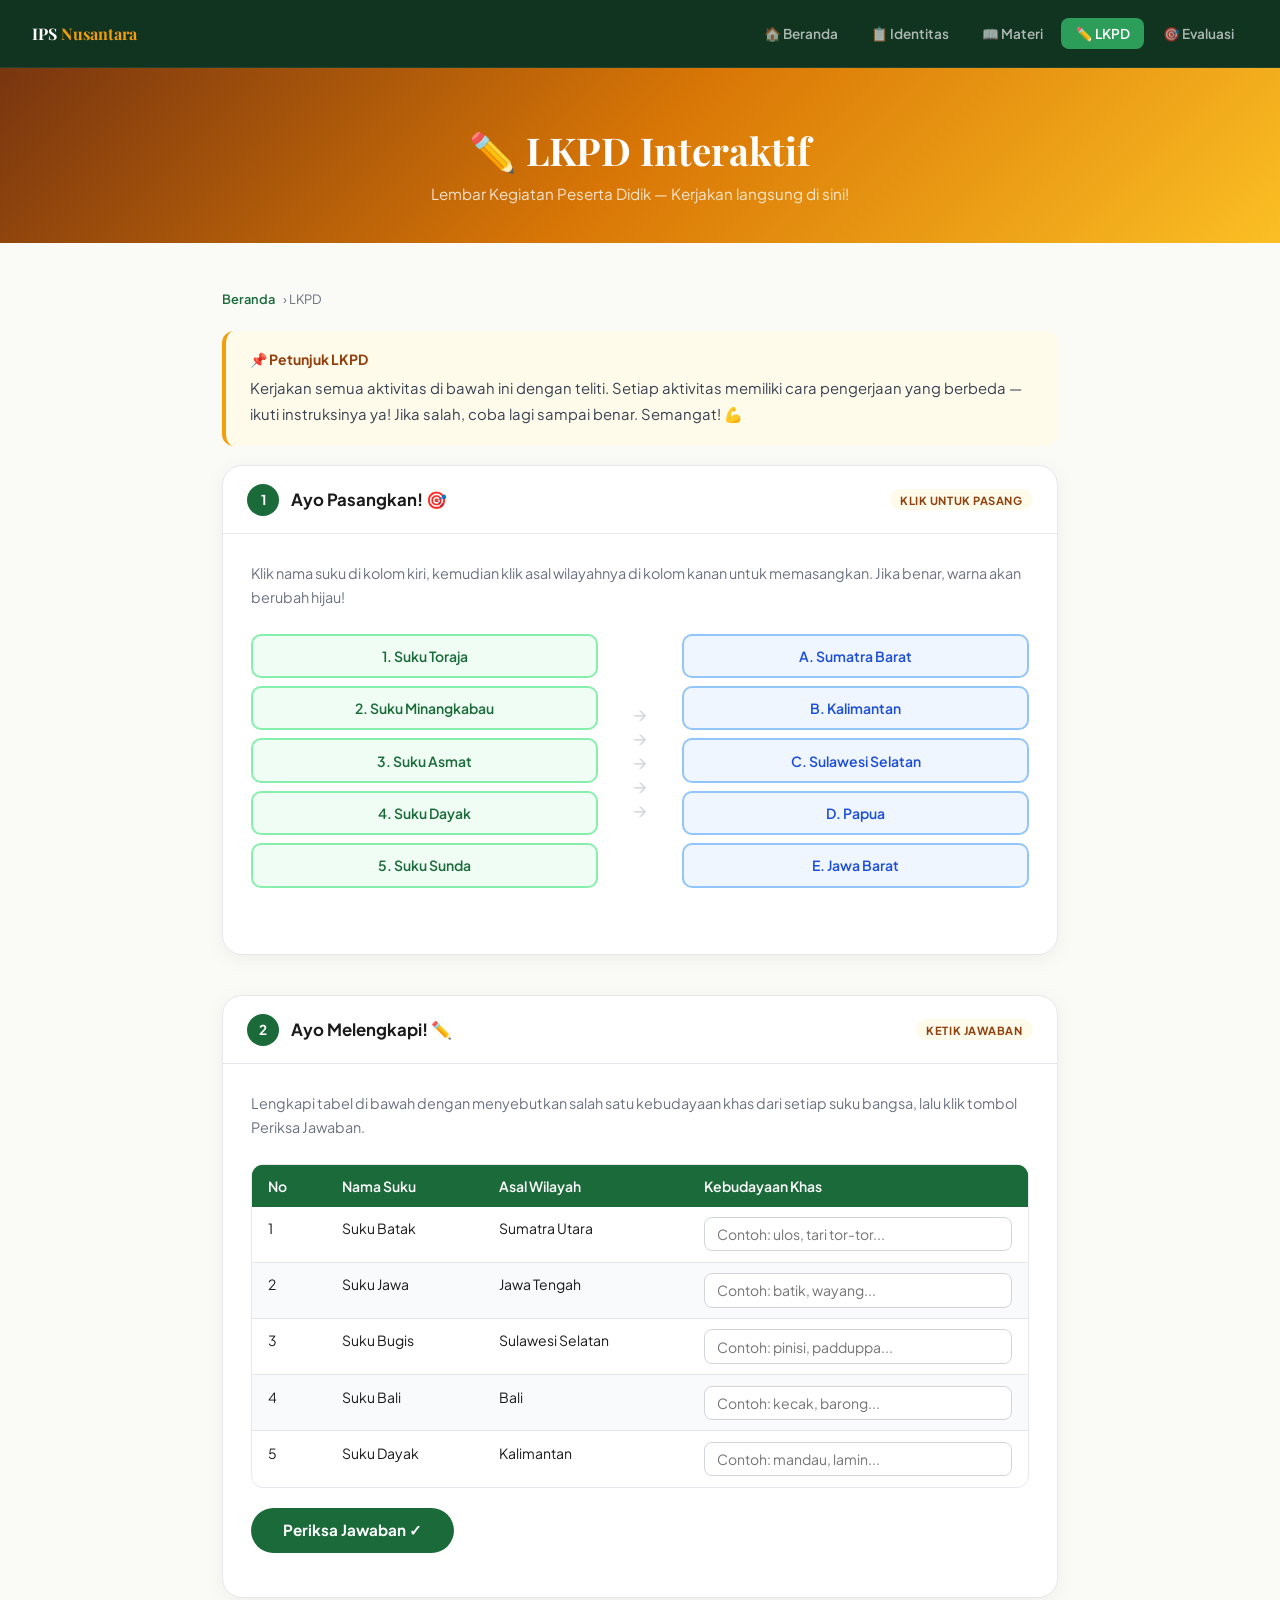
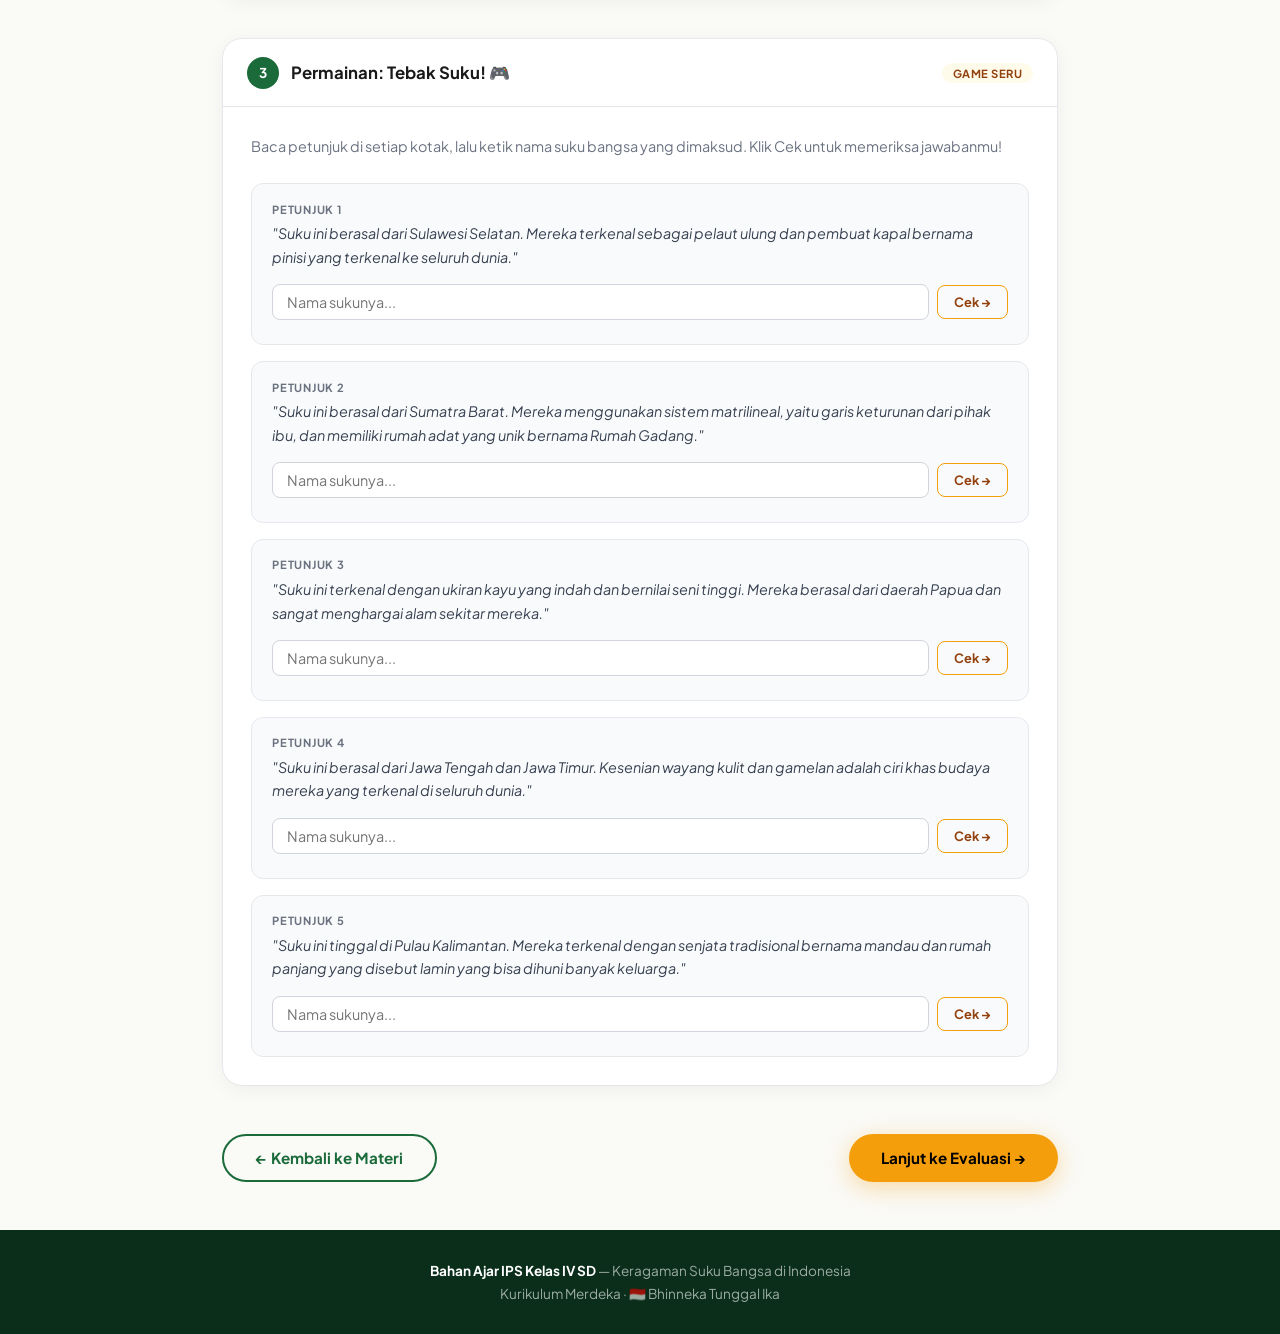
<file: lkpd.html>
<!DOCTYPE html>
<html lang="id">
<head>
<meta charset="UTF-8">
<meta name="viewport" content="width=device-width, initial-scale=1.0">
<title>LKPD — Bahan Ajar IPS</title>
<link rel="stylesheet" href="style.css">
<style>
.page-hero {
  background: linear-gradient(135deg, #78350f, #d97706, #fbbf24);
  padding: 3.5rem 2rem 2.5rem; color: #fff; text-align: center;
}
.page-hero h1 { font-family: 'Playfair Display', serif; font-size: 2.4rem; margin-bottom: 0.5rem; }
.page-hero p { color: rgba(255,255,255,0.8); font-size: 0.95rem; }

.content-wrap { max-width: 900px; margin: 0 auto; padding: 3rem 2rem; }

/* AKTIVITAS CARD */
.aktivitas-card {
  background: #fff; border: 1.5px solid var(--border);
  border-radius: 20px; margin-bottom: 2.5rem;
  overflow: hidden; box-shadow: 0 4px 20px rgba(0,0,0,0.05);
}
.ak-head {
  padding: 1.1rem 1.5rem;
  display: flex; align-items: center; gap: 0.75rem;
  border-bottom: 1px solid var(--border);
}
.ak-head h3 { font-size: 1.05rem; font-weight: 700; flex:1; }
.ak-num {
  width: 32px; height: 32px; border-radius: 50%;
  background: var(--hijau); color: #fff;
  display: flex; align-items: center; justify-content: center;
  font-size: 0.85rem; font-weight: 700; flex-shrink: 0;
}
.ak-badge {
  background: var(--kuning-pale); color: #92400e;
  font-size: 0.7rem; font-weight: 700; letter-spacing: 0.05em;
  padding: 0.2rem 0.65rem; border-radius: 999px; text-transform: uppercase;
}
.ak-body { padding: 1.75rem; }
.ak-desc { font-size: 0.9rem; color: var(--muted); margin-bottom: 1.5rem; line-height: 1.65; }

/* ===== AKTIVITAS 1 - MATCH ===== */
.match-layout { display: grid; grid-template-columns: 1fr 60px 1fr; gap: 0.75rem; align-items: center; }
@media(max-width:560px) { .match-layout { grid-template-columns: 1fr; } .match-mid { display: none; } }
.match-col { display: flex; flex-direction: column; gap: 0.5rem; }
.match-mid { display: flex; flex-direction: column; gap: 0.5rem; align-items: center; color: #d1d5db; font-size: 1.2rem; }

.m-item {
  padding: 0.7rem 1rem; border-radius: 10px;
  font-size: 0.875rem; font-weight: 600;
  border: 2px solid; cursor: pointer;
  transition: all 0.2s; text-align: center; user-select: none;
}
.m-left  { background: var(--hijau-pale); border-color: #86efac; color: var(--hijau); }
.m-left:hover,  .m-left.sel  { background: var(--hijau);  color: #fff; border-color: var(--hijau); transform: scale(1.03); }
.m-right { background: var(--biru-pale);  border-color: #93c5fd; color: var(--biru); }
.m-right:hover, .m-right.sel { background: var(--biru);   color: #fff; border-color: var(--biru);  transform: scale(1.03); }
.m-right.ok   { background: #16a34a; border-color: #16a34a; color: #fff; pointer-events: none; }
.m-right.fail { background: #dc2626; border-color: #dc2626; color: #fff; animation: shake 0.4s; }
.m-left.done  { opacity: 0.45; pointer-events: none; }

@keyframes shake { 0%,100%{transform:translateX(0)} 25%{transform:translateX(-6px)} 75%{transform:translateX(6px)} }

.match-result { margin-top: 1rem; font-size: 0.9rem; font-weight: 600; min-height: 1.4rem; }
.match-result.ok   { color: #16a34a; }
.match-result.fail { color: #dc2626; }

/* ===== AKTIVITAS 2 - ISI ===== */
.tbl-isi { width: 100%; border-collapse: collapse; font-size: 0.875rem; }
.tbl-isi th { background: var(--hijau); color: #fff; padding: 0.75rem 1rem; text-align: left; }
.tbl-isi td { padding: 0.65rem 1rem; border-bottom: 1px solid var(--border); }
.tbl-isi tr:nth-child(even) td { background: #f9fafb; }
.tbl-isi input {
  width: 100%; border: 1.5px solid #d1d5db; border-radius: 8px;
  padding: 0.45rem 0.75rem; font-family: inherit; font-size: 0.875rem;
  outline: none; transition: all 0.2s; background: #fff;
}
.tbl-isi input:focus { border-color: var(--hijau); box-shadow: 0 0 0 3px rgba(27,107,58,0.12); }
.tbl-isi input.ok   { border-color: #16a34a; background: #f0fdf4; color: #15803d; font-weight: 600; }
.tbl-isi input.fail { border-color: #dc2626; background: #fef2f2; }
.isi-result { margin-top: 1rem; font-size: 0.9rem; font-weight: 600; }

/* ===== AKTIVITAS 3 - TEBAK ===== */
.tebak-grid { display: flex; flex-direction: column; gap: 1rem; }
.tebak-item {
  background: #f9fafb; border: 1.5px solid var(--border);
  border-radius: 12px; padding: 1.1rem 1.25rem;
  transition: border-color 0.2s;
}
.tebak-item:focus-within { border-color: var(--kuning); }
.ti-label { font-size: 0.7rem; font-weight: 700; color: var(--muted); text-transform: uppercase; letter-spacing: 0.07em; margin-bottom: 0.4rem; }
.ti-hint { font-size: 0.9rem; color: #374151; font-style: italic; line-height: 1.65; margin-bottom: 0.9rem; }
.ti-row { display: flex; gap: 0.5rem; align-items: center; flex-wrap: wrap; }
.ti-row input {
  flex: 1; min-width: 180px; border: 1.5px solid #d1d5db; border-radius: 8px;
  padding: 0.5rem 0.9rem; font-family: inherit; font-size: 0.9rem;
  outline: none; transition: all 0.2s;
}
.ti-row input:focus { border-color: var(--kuning); box-shadow: 0 0 0 3px rgba(245,158,11,0.15); }
.ti-row input.ok   { border-color: #16a34a; background: #f0fdf4; color: #15803d; font-weight: 700; }
.ti-row input.fail { border-color: #dc2626; background: #fef2f2; }
.cek-btn {
  background: none; border: 1.5px solid var(--kuning); color: #92400e;
  padding: 0.5rem 1rem; border-radius: 8px; font-size: 0.8rem; font-weight: 700;
  cursor: pointer; transition: all 0.2s; font-family: inherit; white-space: nowrap;
}
.cek-btn:hover { background: var(--kuning); }
.ti-fb { font-size: 0.8rem; font-weight: 700; margin-top: 0.4rem; }
.ti-fb.ok   { color: #16a34a; }
.ti-fb.fail { color: #dc2626; }

/* page nav */
.page-nav-row { display: flex; justify-content: space-between; margin-top: 3rem; flex-wrap: wrap; gap: 1rem; }
</style>
</head>
<body class="page-enter">

<nav class="navbar">
  <a href="index.html" class="nav-brand">IPS <span>Nusantara</span></a>
  <ul class="nav-links">
    <li><a href="index.html">🏠 Beranda</a></li>
    <li><a href="identitas.html">📋 Identitas</a></li>
    <li><a href="materi.html">📖 Materi</a></li>
    <li><a href="lkpd.html" class="active">✏️ LKPD</a></li>
    <li><a href="evaluasi.html">🎯 Evaluasi</a></li>
  </ul>
  <button class="nav-hamburger" onclick="toggleNav()">☰</button>
</nav>
<div class="mobile-nav" id="mobileNav">
  <a href="index.html">🏠 Beranda</a>
  <a href="identitas.html">📋 Identitas</a>
  <a href="materi.html">📖 Materi</a>
  <a href="lkpd.html" class="active">✏️ LKPD</a>
  <a href="evaluasi.html">🎯 Evaluasi</a>
</div>

<div class="page-wrap">
  <div class="page-hero">
    <h1>✏️ LKPD Interaktif</h1>
    <p>Lembar Kegiatan Peserta Didik — Kerjakan langsung di sini!</p>
  </div>

  <div class="content-wrap">
    <div class="breadcrumb"><a href="index.html">Beranda</a> › LKPD</div>

    <div class="info-box yellow fade-in">
      <div class="ib-title">📌 Petunjuk LKPD</div>
      <p>Kerjakan semua aktivitas di bawah ini dengan teliti. Setiap aktivitas memiliki cara pengerjaan yang berbeda — ikuti instruksinya ya! Jika salah, coba lagi sampai benar. Semangat! 💪</p>
    </div>

    <!-- AKTIVITAS 1 -->
    <div class="aktivitas-card fade-in">
      <div class="ak-head">
        <div class="ak-num">1</div>
        <h3>Ayo Pasangkan! 🎯</h3>
        <span class="ak-badge">Klik untuk Pasang</span>
      </div>
      <div class="ak-body">
        <p class="ak-desc">Klik nama suku di kolom kiri, kemudian klik asal wilayahnya di kolom kanan untuk memasangkan. Jika benar, warna akan berubah hijau!</p>
        <div class="match-layout">
          <div class="match-col" id="colSuku">
            <div class="m-item m-left" data-id="toraja">1. Suku Toraja</div>
            <div class="m-item m-left" data-id="minang">2. Suku Minangkabau</div>
            <div class="m-item m-left" data-id="asmat">3. Suku Asmat</div>
            <div class="m-item m-left" data-id="dayak">4. Suku Dayak</div>
            <div class="m-item m-left" data-id="sunda">5. Suku Sunda</div>
          </div>
          <div class="match-mid">→<br>→<br>→<br>→<br>→</div>
          <div class="match-col" id="colWilayah">
            <div class="m-item m-right" data-id="sumbar">A. Sumatra Barat</div>
            <div class="m-item m-right" data-id="kalim">B. Kalimantan</div>
            <div class="m-item m-right" data-id="sulsel">C. Sulawesi Selatan</div>
            <div class="m-item m-right" data-id="papua">D. Papua</div>
            <div class="m-item m-right" data-id="jabar">E. Jawa Barat</div>
          </div>
        </div>
        <div class="match-result" id="matchResult"></div>
      </div>
    </div>

    <!-- AKTIVITAS 2 -->
    <div class="aktivitas-card fade-in">
      <div class="ak-head">
        <div class="ak-num">2</div>
        <h3>Ayo Melengkapi! ✏️</h3>
        <span class="ak-badge">Ketik Jawaban</span>
      </div>
      <div class="ak-body">
        <p class="ak-desc">Lengkapi tabel di bawah dengan menyebutkan salah satu kebudayaan khas dari setiap suku bangsa, lalu klik tombol Periksa Jawaban.</p>
        <div class="tbl-wrap">
          <table class="tbl-isi">
            <thead><tr><th>No</th><th>Nama Suku</th><th>Asal Wilayah</th><th>Kebudayaan Khas</th></tr></thead>
            <tbody>
              <tr><td>1</td><td>Suku Batak</td><td>Sumatra Utara</td><td><input type="text" id="i1" placeholder="Contoh: ulos, tari tor-tor..."></td></tr>
              <tr><td>2</td><td>Suku Jawa</td><td>Jawa Tengah</td><td><input type="text" id="i2" placeholder="Contoh: batik, wayang..."></td></tr>
              <tr><td>3</td><td>Suku Bugis</td><td>Sulawesi Selatan</td><td><input type="text" id="i3" placeholder="Contoh: pinisi, padduppa..."></td></tr>
              <tr><td>4</td><td>Suku Bali</td><td>Bali</td><td><input type="text" id="i4" placeholder="Contoh: kecak, barong..."></td></tr>
              <tr><td>5</td><td>Suku Dayak</td><td>Kalimantan</td><td><input type="text" id="i5" placeholder="Contoh: mandau, lamin..."></td></tr>
            </tbody>
          </table>
        </div>
        <button class="btn btn-secondary" style="margin-top:1.25rem;" onclick="periksaIsi()">Periksa Jawaban ✓</button>
        <div class="isi-result" id="isiResult"></div>
      </div>
    </div>

    <!-- AKTIVITAS 3 -->
    <div class="aktivitas-card fade-in">
      <div class="ak-head">
        <div class="ak-num">3</div>
        <h3>Permainan: Tebak Suku! 🎮</h3>
        <span class="ak-badge">Game Seru</span>
      </div>
      <div class="ak-body">
        <p class="ak-desc">Baca petunjuk di setiap kotak, lalu ketik nama suku bangsa yang dimaksud. Klik Cek untuk memeriksa jawabanmu!</p>
        <div class="tebak-grid">

          <div class="tebak-item">
            <div class="ti-label">Petunjuk 1</div>
            <div class="ti-hint">"Suku ini berasal dari Sulawesi Selatan. Mereka terkenal sebagai pelaut ulung dan pembuat kapal bernama pinisi yang terkenal ke seluruh dunia."</div>
            <div class="ti-row">
              <input type="text" id="t1" placeholder="Nama sukunya...">
              <button class="cek-btn" onclick="cekTebak('t1',['bugis'],'f1')">Cek →</button>
            </div>
            <div class="ti-fb" id="f1"></div>
          </div>

          <div class="tebak-item">
            <div class="ti-label">Petunjuk 2</div>
            <div class="ti-hint">"Suku ini berasal dari Sumatra Barat. Mereka menggunakan sistem matrilineal, yaitu garis keturunan dari pihak ibu, dan memiliki rumah adat yang unik bernama Rumah Gadang."</div>
            <div class="ti-row">
              <input type="text" id="t2" placeholder="Nama sukunya...">
              <button class="cek-btn" onclick="cekTebak('t2',['minang','minangkabau'],'f2')">Cek →</button>
            </div>
            <div class="ti-fb" id="f2"></div>
          </div>

          <div class="tebak-item">
            <div class="ti-label">Petunjuk 3</div>
            <div class="ti-hint">"Suku ini terkenal dengan ukiran kayu yang indah dan bernilai seni tinggi. Mereka berasal dari daerah Papua dan sangat menghargai alam sekitar mereka."</div>
            <div class="ti-row">
              <input type="text" id="t3" placeholder="Nama sukunya...">
              <button class="cek-btn" onclick="cekTebak('t3',['asmat'],'f3')">Cek →</button>
            </div>
            <div class="ti-fb" id="f3"></div>
          </div>

          <div class="tebak-item">
            <div class="ti-label">Petunjuk 4</div>
            <div class="ti-hint">"Suku ini berasal dari Jawa Tengah dan Jawa Timur. Kesenian wayang kulit dan gamelan adalah ciri khas budaya mereka yang terkenal di seluruh dunia."</div>
            <div class="ti-row">
              <input type="text" id="t4" placeholder="Nama sukunya...">
              <button class="cek-btn" onclick="cekTebak('t4',['jawa'],'f4')">Cek →</button>
            </div>
            <div class="ti-fb" id="f4"></div>
          </div>

          <div class="tebak-item">
            <div class="ti-label">Petunjuk 5</div>
            <div class="ti-hint">"Suku ini tinggal di Pulau Kalimantan. Mereka terkenal dengan senjata tradisional bernama mandau dan rumah panjang yang disebut lamin yang bisa dihuni banyak keluarga."</div>
            <div class="ti-row">
              <input type="text" id="t5" placeholder="Nama sukunya...">
              <button class="cek-btn" onclick="cekTebak('t5',['dayak'],'f5')">Cek →</button>
            </div>
            <div class="ti-fb" id="f5"></div>
          </div>

        </div>
      </div>
    </div>

    <div class="page-nav-row fade-in">
      <a href="materi.html" class="btn btn-outline">← Kembali ke Materi</a>
      <a href="evaluasi.html" class="btn btn-primary">Lanjut ke Evaluasi →</a>
    </div>
  </div>
</div>

<footer>
  <p><strong>Bahan Ajar IPS Kelas IV SD</strong> — Keragaman Suku Bangsa di Indonesia</p>
  <p>Kurikulum Merdeka · 🇮🇩 Bhinneka Tunggal Ika</p>
</footer>

<script>
function toggleNav() { document.getElementById('mobileNav').classList.toggle('open'); }
const obs = new IntersectionObserver(e => e.forEach(x => { if(x.isIntersecting) x.target.classList.add('visible'); }), {threshold:0.08});
document.querySelectorAll('.fade-in').forEach(el => obs.observe(el));

/* ===== AKTIVITAS 1 ===== */
const matchMap = { toraja:'sulsel', minang:'sumbar', asmat:'papua', dayak:'kalim', sunda:'jabar' };
const sukuNames = { toraja:'Suku Toraja', minang:'Suku Minangkabau', asmat:'Suku Asmat', dayak:'Suku Dayak', sunda:'Suku Sunda' };
const wilayahNames = { sulsel:'Sulawesi Selatan', sumbar:'Sumatra Barat', papua:'Papua', kalim:'Kalimantan', jabar:'Jawa Barat' };
let selectedSuku = null;

document.querySelectorAll('.m-left').forEach(el => {
  el.addEventListener('click', () => {
    document.querySelectorAll('.m-left').forEach(e => e.classList.remove('sel'));
    el.classList.add('sel');
    selectedSuku = el.dataset.id;
    document.getElementById('matchResult').className = 'match-result';
    document.getElementById('matchResult').textContent = '👆 Sekarang pilih wilayahnya di kolom kanan!';
  });
});

document.querySelectorAll('.m-right').forEach(el => {
  el.addEventListener('click', () => {
    const res = document.getElementById('matchResult');
    if (!selectedSuku) { res.textContent = '⚠️ Pilih dulu nama suku di kolom kiri!'; res.className='match-result fail'; return; }
    const benar = matchMap[selectedSuku] === el.dataset.id;
    el.classList.remove('ok','fail');
    el.classList.add(benar ? 'ok' : 'fail');
    if (benar) {
      res.className = 'match-result ok';
      res.textContent = `✅ Benar! ${sukuNames[selectedSuku]} berasal dari ${wilayahNames[el.dataset.id]}!`;
      document.querySelectorAll('.m-left').forEach(e => { if(e.dataset.id===selectedSuku) e.classList.add('done'); });
      setTimeout(()=>{ el.classList.remove('fail'); }, 600);
    } else {
      res.className = 'match-result fail';
      res.textContent = `❌ Belum tepat. Coba lagi!`;
      setTimeout(()=>{ el.classList.remove('fail'); }, 500);
    }
    selectedSuku = null;
    document.querySelectorAll('.m-left').forEach(e => e.classList.remove('sel'));
  });
});

/* ===== AKTIVITAS 2 ===== */
const isiKunci = {
  i1: ['ulos','tor-tor','tari tor','marga','batak'],
  i2: ['batik','wayang','gamelan','keris'],
  i3: ['pinisi','kapal pinisi','padduppa','tari padduppa'],
  i4: ['kecak','tari kecak','barong','ogoh'],
  i5: ['mandau','lamin','hudoq','tari hudoq'],
};
function periksaIsi() {
  let benar = 0;
  Object.entries(isiKunci).forEach(([id, kunci]) => {
    const el = document.getElementById(id);
    const val = el.value.trim().toLowerCase();
    const ok = kunci.some(k => val.includes(k));
    el.classList.toggle('ok', ok);
    el.classList.toggle('fail', !ok && val.length > 0);
    if (ok) benar++;
  });
  const res = document.getElementById('isiResult');
  res.textContent = benar === 5
    ? `🎉 Luar biasa! Semua ${benar}/5 jawaban benar!`
    : `📝 ${benar}/5 jawaban benar. Perbaiki yang masih merah ya!`;
  res.style.color = benar === 5 ? '#16a34a' : '#d97706';
}

/* ===== AKTIVITAS 3 ===== */
const altJawaban = {
  t1: ['bugis'],
  t2: ['minang','minangkabau'],
  t3: ['asmat'],
  t4: ['jawa'],
  t5: ['dayak'],
};
const namaBenar = { t1:'Bugis', t2:'Minangkabau', t3:'Asmat', t4:'Jawa', t5:'Dayak' };

function cekTebak(inputId, kunci, fbId) {
  const el = document.getElementById(inputId);
  const fb = document.getElementById(fbId);
  const val = el.value.trim().toLowerCase();
  if (!val) { fb.className='ti-fb fail'; fb.textContent='⚠️ Ketik jawabanmu dulu!'; return; }
  const ok = kunci.some(k => val.includes(k));
  el.classList.toggle('ok', ok);
  el.classList.toggle('fail', !ok);
  fb.className = 'ti-fb ' + (ok ? 'ok' : 'fail');
  fb.textContent = ok
    ? `✅ Benar! Jawabannya memang Suku ${namaBenar[inputId]}!`
    : `❌ Belum tepat. Baca lagi petunjuknya ya!`;
}

document.querySelectorAll('.tebak-item input').forEach(inp => {
  inp.addEventListener('keydown', e => {
    if (e.key === 'Enter') inp.closest('.tebak-item').querySelector('.cek-btn').click();
  });
});
</script>
</body>
</html>
</file>
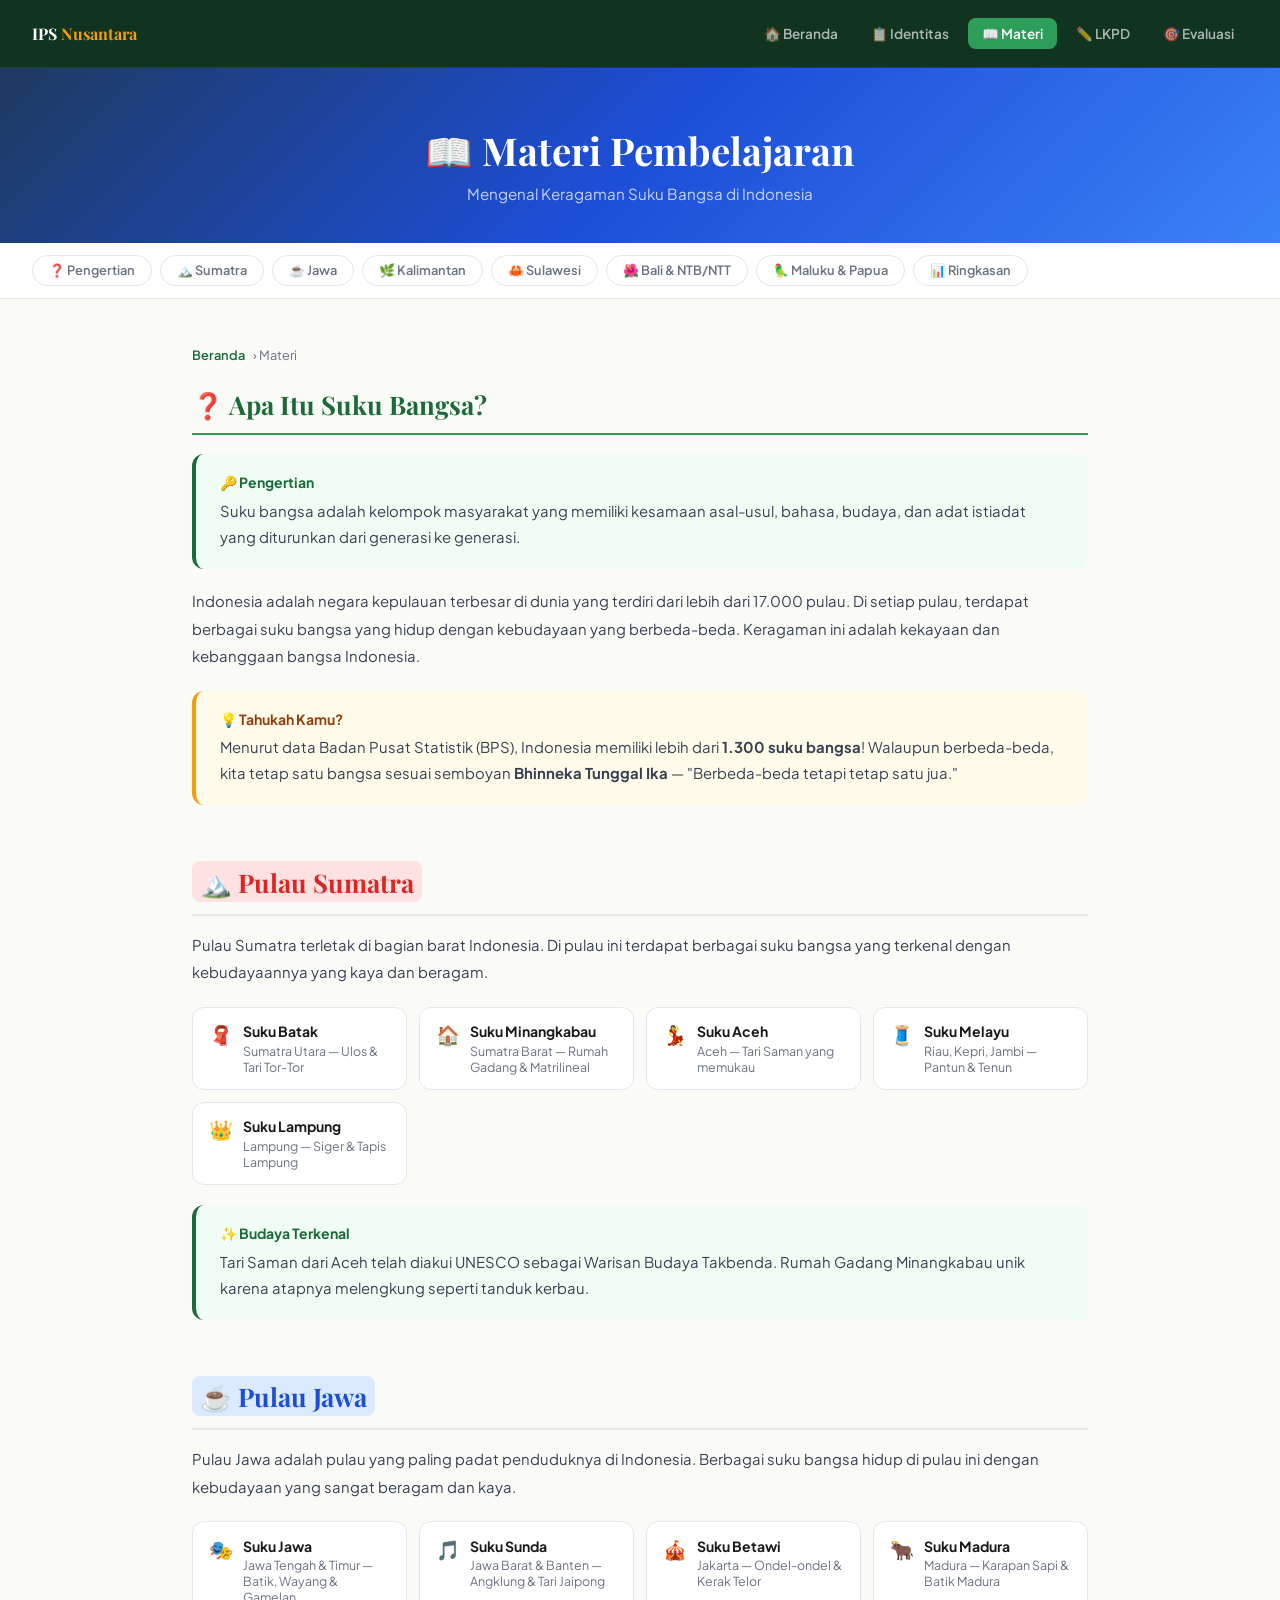
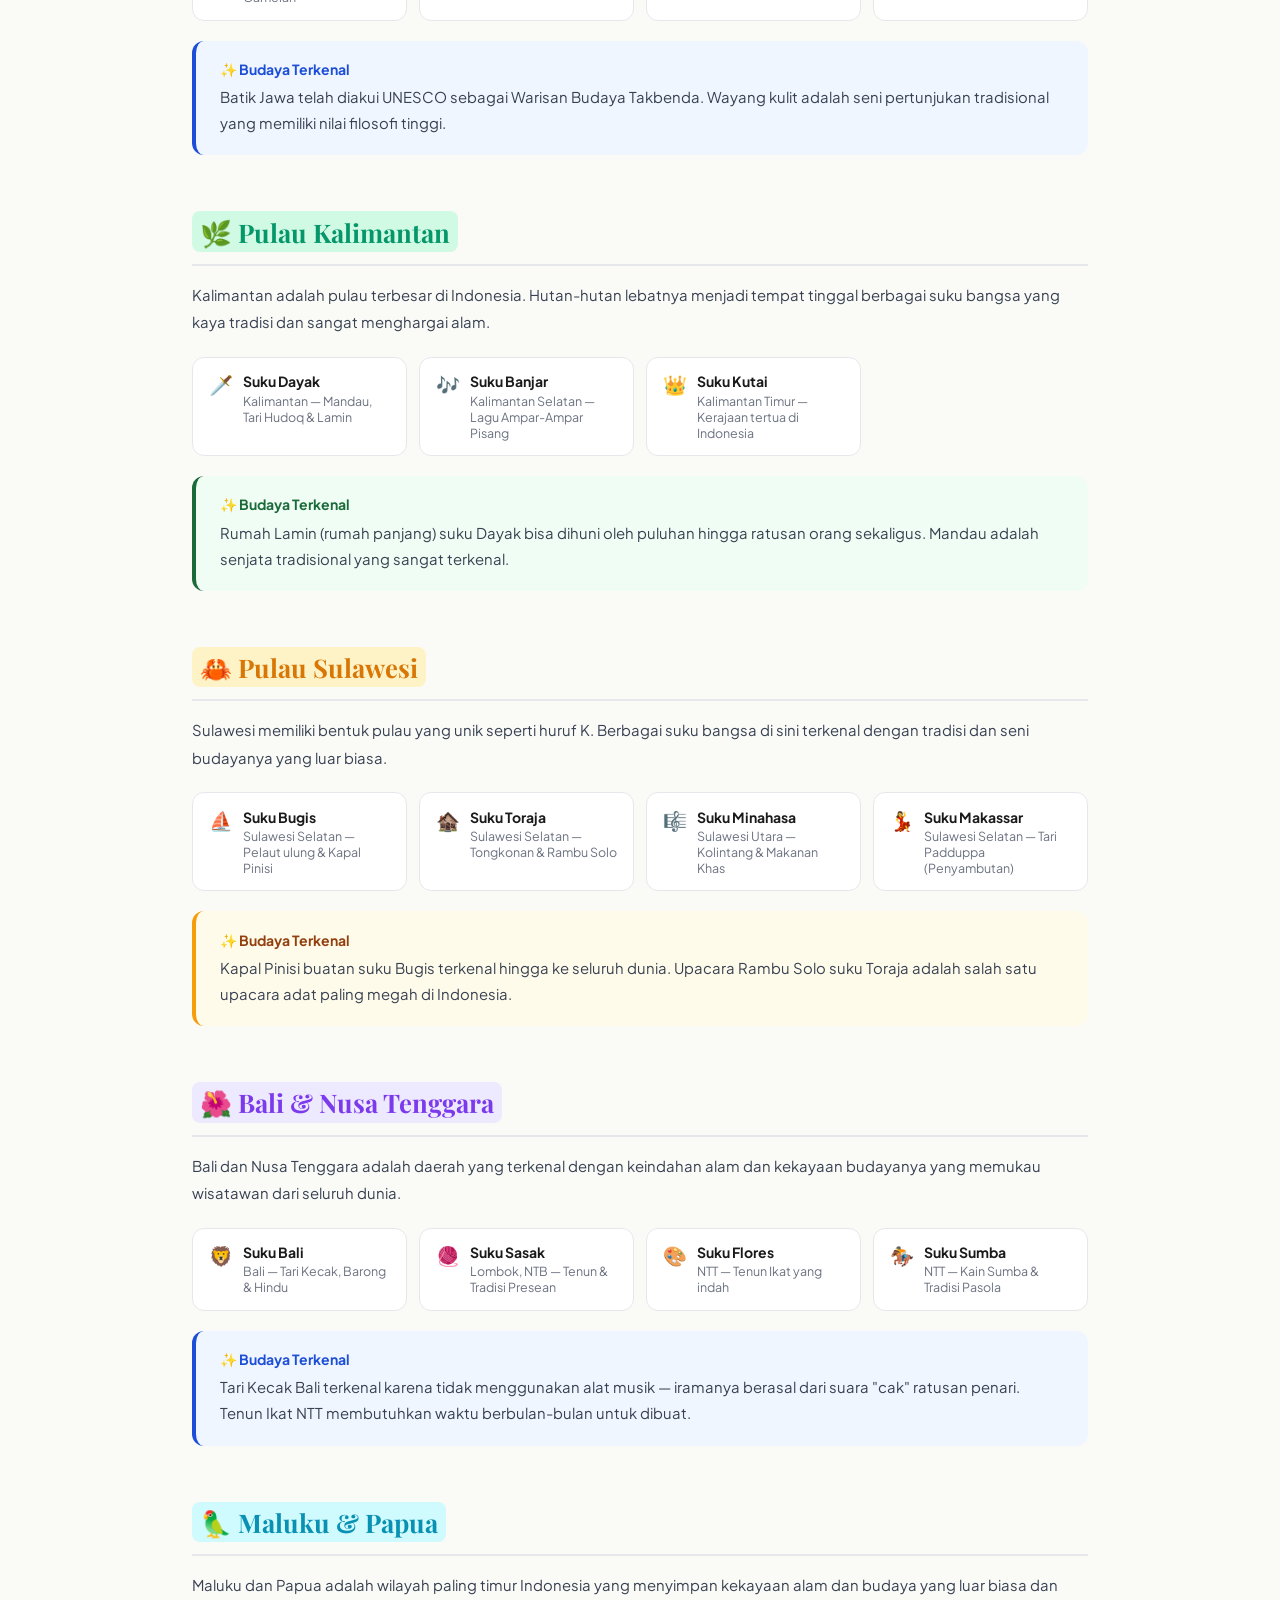
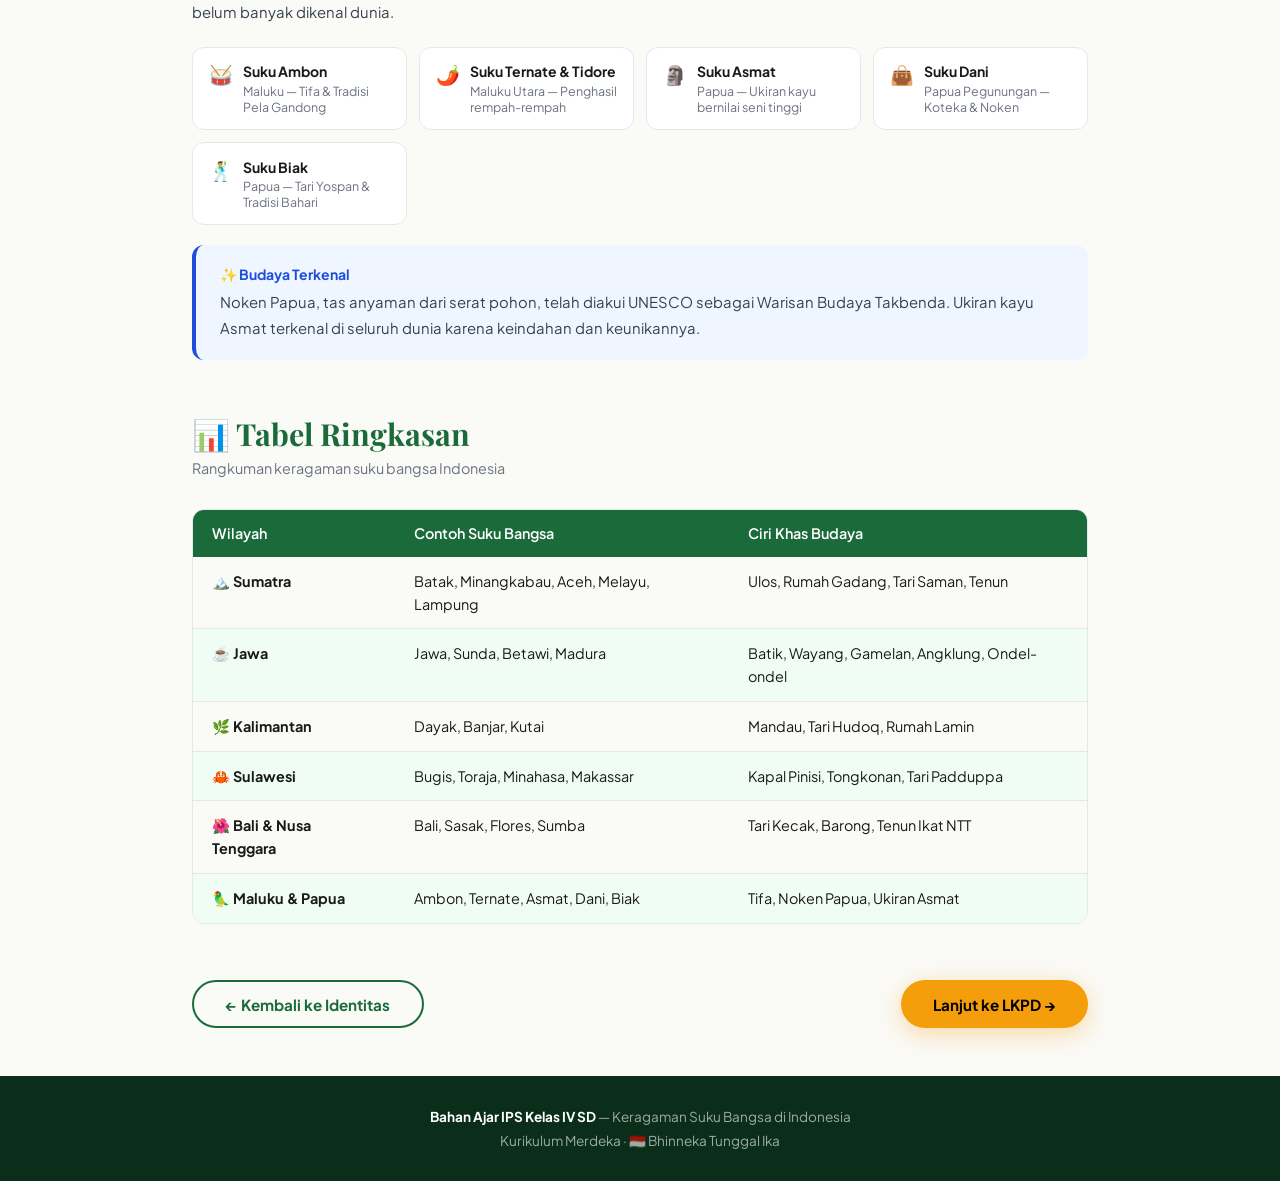
<file: materi.html>
<!DOCTYPE html>
<html lang="id">
<head>
<meta charset="UTF-8">
<meta name="viewport" content="width=device-width, initial-scale=1.0">
<title>Materi — Bahan Ajar IPS</title>
<link rel="stylesheet" href="style.css">
<style>
.page-hero {
  background: linear-gradient(135deg, #1e3a5f, #1D4ED8, #3b82f6);
  padding: 3.5rem 2rem 2.5rem; color: #fff; text-align: center;
}
.page-hero h1 { font-family: 'Playfair Display', serif; font-size: 2.4rem; margin-bottom: 0.5rem; }
.page-hero p { color: rgba(255,255,255,0.75); font-size: 0.95rem; }

.content-wrap { max-width: 960px; margin: 0 auto; padding: 3rem 2rem; }

/* MATERI SECTION */
.materi-block { margin-bottom: 3.5rem; }

.materi-block h3 {
  font-family: 'Playfair Display', serif;
  font-size: 1.6rem; margin-bottom: 1rem;
  display: flex; align-items: center; gap: 0.6rem;
  padding-bottom: 0.75rem;
  border-bottom: 2px solid var(--border);
}

.materi-body { font-size: 0.93rem; line-height: 1.85; color: #374151; margin-bottom: 1.25rem; }

/* Suku List Cards */
.suku-list {
  display: grid; grid-template-columns: repeat(auto-fill, minmax(200px, 1fr));
  gap: 0.75rem; margin: 1.25rem 0;
}
.suku-item {
  background: #fff; border: 1.5px solid var(--border);
  border-radius: 12px; padding: 0.9rem 1rem;
  font-size: 0.875rem; font-weight: 600; color: var(--text);
  display: flex; align-items: flex-start; gap: 0.6rem;
  transition: all 0.25s;
}
.suku-item:hover { border-color: var(--hijau); background: var(--hijau-pale); transform: translateX(4px); }
.suku-item .si-icon { font-size: 1.2rem; flex-shrink: 0; }
.suku-item .si-info { }
.suku-item .si-name { font-weight: 700; }
.suku-item .si-detail { font-size: 0.78rem; color: var(--muted); font-weight: 400; margin-top: 0.15rem; }

/* Region header colors */
.region-sumatra h3 { color: #dc2626; }
.region-sumatra h3 span { background:#fee2e2; padding: 0.2rem 0.5rem; border-radius: 8px; }
.region-jawa h3 { color: #1D4ED8; }
.region-jawa h3 span { background:#dbeafe; padding: 0.2rem 0.5rem; border-radius: 8px; }
.region-kalim h3 { color: #059669; }
.region-kalim h3 span { background:#d1fae5; padding: 0.2rem 0.5rem; border-radius: 8px; }
.region-sulawesi h3 { color: #d97706; }
.region-sulawesi h3 span { background:#fef3c7; padding: 0.2rem 0.5rem; border-radius: 8px; }
.region-bali h3 { color: #7c3aed; }
.region-bali h3 span { background:#ede9fe; padding: 0.2rem 0.5rem; border-radius: 8px; }
.region-maluku h3 { color: #0891b2; }
.region-maluku h3 span { background:#cffafe; padding: 0.2rem 0.5rem; border-radius: 8px; }

/* Progress nav */
.progress-nav {
  position: sticky; top: var(--nav-h); z-index: 200;
  background: #fff; border-bottom: 1px solid var(--border);
  padding: 0.75rem 2rem;
  display: flex; gap: 0.5rem; overflow-x: auto;
  scrollbar-width: none;
}
.progress-nav::-webkit-scrollbar { display: none; }
.pn-btn {
  white-space: nowrap; padding: 0.4rem 1rem; border-radius: 999px;
  border: 1.5px solid var(--border); background: #fff;
  font-size: 0.8rem; font-weight: 600; color: var(--muted);
  cursor: pointer; transition: all 0.2s; font-family: inherit;
  text-decoration: none; display: inline-block;
}
.pn-btn:hover, .pn-btn.active { background: var(--hijau); color: #fff; border-color: var(--hijau); }

/* page nav */
.page-nav-row { display: flex; justify-content: space-between; margin-top: 3rem; flex-wrap: wrap; gap: 1rem; }
</style>
</head>
<body class="page-enter">

<nav class="navbar">
  <a href="index.html" class="nav-brand">IPS <span>Nusantara</span></a>
  <ul class="nav-links">
    <li><a href="index.html">🏠 Beranda</a></li>
    <li><a href="identitas.html">📋 Identitas</a></li>
    <li><a href="materi.html" class="active">📖 Materi</a></li>
    <li><a href="lkpd.html">✏️ LKPD</a></li>
    <li><a href="evaluasi.html">🎯 Evaluasi</a></li>
  </ul>
  <button class="nav-hamburger" onclick="toggleNav()">☰</button>
</nav>
<div class="mobile-nav" id="mobileNav">
  <a href="index.html">🏠 Beranda</a>
  <a href="identitas.html">📋 Identitas</a>
  <a href="materi.html" class="active">📖 Materi</a>
  <a href="lkpd.html">✏️ LKPD</a>
  <a href="evaluasi.html">🎯 Evaluasi</a>
</div>

<div class="page-wrap">
  <div class="page-hero">
    <h1>📖 Materi Pembelajaran</h1>
    <p>Mengenal Keragaman Suku Bangsa di Indonesia</p>
  </div>

  <!-- PROGRESS NAV -->
  <div class="progress-nav">
    <a href="#pengertian" class="pn-btn">❓ Pengertian</a>
    <a href="#sumatra"    class="pn-btn">🏔️ Sumatra</a>
    <a href="#jawa"       class="pn-btn">☕ Jawa</a>
    <a href="#kalimantan" class="pn-btn">🌿 Kalimantan</a>
    <a href="#sulawesi"   class="pn-btn">🦀 Sulawesi</a>
    <a href="#bali"       class="pn-btn">🌺 Bali & NTB/NTT</a>
    <a href="#maluku"     class="pn-btn">🦜 Maluku & Papua</a>
    <a href="#ringkasan"  class="pn-btn">📊 Ringkasan</a>
  </div>

  <div class="content-wrap">
    <div class="breadcrumb"><a href="index.html">Beranda</a> › Materi</div>

    <!-- PENGERTIAN -->
    <div class="materi-block fade-in" id="pengertian">
      <h3 style="color:var(--hijau); border-color:var(--hijau-muda);">❓ Apa Itu Suku Bangsa?</h3>
      <div class="info-box green">
        <div class="ib-title">🔑 Pengertian</div>
        <p>Suku bangsa adalah kelompok masyarakat yang memiliki kesamaan asal-usul, bahasa, budaya, dan adat istiadat yang diturunkan dari generasi ke generasi.</p>
      </div>
      <p class="materi-body">Indonesia adalah negara kepulauan terbesar di dunia yang terdiri dari lebih dari 17.000 pulau. Di setiap pulau, terdapat berbagai suku bangsa yang hidup dengan kebudayaan yang berbeda-beda. Keragaman ini adalah kekayaan dan kebanggaan bangsa Indonesia.</p>
      <div class="info-box yellow">
        <div class="ib-title">💡 Tahukah Kamu?</div>
        <p>Menurut data Badan Pusat Statistik (BPS), Indonesia memiliki lebih dari <strong>1.300 suku bangsa</strong>! Walaupun berbeda-beda, kita tetap satu bangsa sesuai semboyan <strong>Bhinneka Tunggal Ika</strong> — "Berbeda-beda tetapi tetap satu jua."</p>
      </div>
    </div>

    <!-- SUMATRA -->
    <div class="materi-block region-sumatra fade-in" id="sumatra">
      <h3><span>🏔️ Pulau Sumatra</span></h3>
      <p class="materi-body">Pulau Sumatra terletak di bagian barat Indonesia. Di pulau ini terdapat berbagai suku bangsa yang terkenal dengan kebudayaannya yang kaya dan beragam.</p>
      <div class="suku-list">
        <div class="suku-item"><span class="si-icon">🧣</span><div class="si-info"><div class="si-name">Suku Batak</div><div class="si-detail">Sumatra Utara — Ulos & Tari Tor-Tor</div></div></div>
        <div class="suku-item"><span class="si-icon">🏠</span><div class="si-info"><div class="si-name">Suku Minangkabau</div><div class="si-detail">Sumatra Barat — Rumah Gadang & Matrilineal</div></div></div>
        <div class="suku-item"><span class="si-icon">💃</span><div class="si-info"><div class="si-name">Suku Aceh</div><div class="si-detail">Aceh — Tari Saman yang memukau</div></div></div>
        <div class="suku-item"><span class="si-icon">🧵</span><div class="si-info"><div class="si-name">Suku Melayu</div><div class="si-detail">Riau, Kepri, Jambi — Pantun & Tenun</div></div></div>
        <div class="suku-item"><span class="si-icon">👑</span><div class="si-info"><div class="si-name">Suku Lampung</div><div class="si-detail">Lampung — Siger & Tapis Lampung</div></div></div>
      </div>
      <div class="info-box green"><div class="ib-title">✨ Budaya Terkenal</div><p>Tari Saman dari Aceh telah diakui UNESCO sebagai Warisan Budaya Takbenda. Rumah Gadang Minangkabau unik karena atapnya melengkung seperti tanduk kerbau.</p></div>
    </div>

    <!-- JAWA -->
    <div class="materi-block region-jawa fade-in" id="jawa">
      <h3><span>☕ Pulau Jawa</span></h3>
      <p class="materi-body">Pulau Jawa adalah pulau yang paling padat penduduknya di Indonesia. Berbagai suku bangsa hidup di pulau ini dengan kebudayaan yang sangat beragam dan kaya.</p>
      <div class="suku-list">
        <div class="suku-item"><span class="si-icon">🎭</span><div class="si-info"><div class="si-name">Suku Jawa</div><div class="si-detail">Jawa Tengah & Timur — Batik, Wayang & Gamelan</div></div></div>
        <div class="suku-item"><span class="si-icon">🎵</span><div class="si-info"><div class="si-name">Suku Sunda</div><div class="si-detail">Jawa Barat & Banten — Angklung & Tari Jaipong</div></div></div>
        <div class="suku-item"><span class="si-icon">🎪</span><div class="si-info"><div class="si-name">Suku Betawi</div><div class="si-detail">Jakarta — Ondel-ondel & Kerak Telor</div></div></div>
        <div class="suku-item"><span class="si-icon">🐂</span><div class="si-info"><div class="si-name">Suku Madura</div><div class="si-detail">Madura — Karapan Sapi & Batik Madura</div></div></div>
      </div>
      <div class="info-box blue"><div class="ib-title">✨ Budaya Terkenal</div><p>Batik Jawa telah diakui UNESCO sebagai Warisan Budaya Takbenda. Wayang kulit adalah seni pertunjukan tradisional yang memiliki nilai filosofi tinggi.</p></div>
    </div>

    <!-- KALIMANTAN -->
    <div class="materi-block region-kalim fade-in" id="kalimantan">
      <h3><span>🌿 Pulau Kalimantan</span></h3>
      <p class="materi-body">Kalimantan adalah pulau terbesar di Indonesia. Hutan-hutan lebatnya menjadi tempat tinggal berbagai suku bangsa yang kaya tradisi dan sangat menghargai alam.</p>
      <div class="suku-list">
        <div class="suku-item"><span class="si-icon">🗡️</span><div class="si-info"><div class="si-name">Suku Dayak</div><div class="si-detail">Kalimantan — Mandau, Tari Hudoq & Lamin</div></div></div>
        <div class="suku-item"><span class="si-icon">🎶</span><div class="si-info"><div class="si-name">Suku Banjar</div><div class="si-detail">Kalimantan Selatan — Lagu Ampar-Ampar Pisang</div></div></div>
        <div class="suku-item"><span class="si-icon">👑</span><div class="si-info"><div class="si-name">Suku Kutai</div><div class="si-detail">Kalimantan Timur — Kerajaan tertua di Indonesia</div></div></div>
      </div>
      <div class="info-box green"><div class="ib-title">✨ Budaya Terkenal</div><p>Rumah Lamin (rumah panjang) suku Dayak bisa dihuni oleh puluhan hingga ratusan orang sekaligus. Mandau adalah senjata tradisional yang sangat terkenal.</p></div>
    </div>

    <!-- SULAWESI -->
    <div class="materi-block region-sulawesi fade-in" id="sulawesi">
      <h3><span>🦀 Pulau Sulawesi</span></h3>
      <p class="materi-body">Sulawesi memiliki bentuk pulau yang unik seperti huruf K. Berbagai suku bangsa di sini terkenal dengan tradisi dan seni budayanya yang luar biasa.</p>
      <div class="suku-list">
        <div class="suku-item"><span class="si-icon">⛵</span><div class="si-info"><div class="si-name">Suku Bugis</div><div class="si-detail">Sulawesi Selatan — Pelaut ulung & Kapal Pinisi</div></div></div>
        <div class="suku-item"><span class="si-icon">🏚️</span><div class="si-info"><div class="si-name">Suku Toraja</div><div class="si-detail">Sulawesi Selatan — Tongkonan & Rambu Solo</div></div></div>
        <div class="suku-item"><span class="si-icon">🎼</span><div class="si-info"><div class="si-name">Suku Minahasa</div><div class="si-detail">Sulawesi Utara — Kolintang & Makanan Khas</div></div></div>
        <div class="suku-item"><span class="si-icon">💃</span><div class="si-info"><div class="si-name">Suku Makassar</div><div class="si-detail">Sulawesi Selatan — Tari Padduppa (Penyambutan)</div></div></div>
      </div>
      <div class="info-box yellow"><div class="ib-title">✨ Budaya Terkenal</div><p>Kapal Pinisi buatan suku Bugis terkenal hingga ke seluruh dunia. Upacara Rambu Solo suku Toraja adalah salah satu upacara adat paling megah di Indonesia.</p></div>
    </div>

    <!-- BALI -->
    <div class="materi-block region-bali fade-in" id="bali">
      <h3><span>🌺 Bali & Nusa Tenggara</span></h3>
      <p class="materi-body">Bali dan Nusa Tenggara adalah daerah yang terkenal dengan keindahan alam dan kekayaan budayanya yang memukau wisatawan dari seluruh dunia.</p>
      <div class="suku-list">
        <div class="suku-item"><span class="si-icon">🦁</span><div class="si-info"><div class="si-name">Suku Bali</div><div class="si-detail">Bali — Tari Kecak, Barong & Hindu</div></div></div>
        <div class="suku-item"><span class="si-icon">🧶</span><div class="si-info"><div class="si-name">Suku Sasak</div><div class="si-detail">Lombok, NTB — Tenun & Tradisi Presean</div></div></div>
        <div class="suku-item"><span class="si-icon">🎨</span><div class="si-info"><div class="si-name">Suku Flores</div><div class="si-detail">NTT — Tenun Ikat yang indah</div></div></div>
        <div class="suku-item"><span class="si-icon">🏇</span><div class="si-info"><div class="si-name">Suku Sumba</div><div class="si-detail">NTT — Kain Sumba & Tradisi Pasola</div></div></div>
      </div>
      <div class="info-box blue"><div class="ib-title">✨ Budaya Terkenal</div><p>Tari Kecak Bali terkenal karena tidak menggunakan alat musik — iramanya berasal dari suara "cak" ratusan penari. Tenun Ikat NTT membutuhkan waktu berbulan-bulan untuk dibuat.</p></div>
    </div>

    <!-- MALUKU PAPUA -->
    <div class="materi-block region-maluku fade-in" id="maluku">
      <h3><span>🦜 Maluku & Papua</span></h3>
      <p class="materi-body">Maluku dan Papua adalah wilayah paling timur Indonesia yang menyimpan kekayaan alam dan budaya yang luar biasa dan belum banyak dikenal dunia.</p>
      <div class="suku-list">
        <div class="suku-item"><span class="si-icon">🥁</span><div class="si-info"><div class="si-name">Suku Ambon</div><div class="si-detail">Maluku — Tifa & Tradisi Pela Gandong</div></div></div>
        <div class="suku-item"><span class="si-icon">🌶️</span><div class="si-info"><div class="si-name">Suku Ternate & Tidore</div><div class="si-detail">Maluku Utara — Penghasil rempah-rempah</div></div></div>
        <div class="suku-item"><span class="si-icon">🗿</span><div class="si-info"><div class="si-name">Suku Asmat</div><div class="si-detail">Papua — Ukiran kayu bernilai seni tinggi</div></div></div>
        <div class="suku-item"><span class="si-icon">👜</span><div class="si-info"><div class="si-name">Suku Dani</div><div class="si-detail">Papua Pegunungan — Koteka & Noken</div></div></div>
        <div class="suku-item"><span class="si-icon">🕺</span><div class="si-info"><div class="si-name">Suku Biak</div><div class="si-detail">Papua — Tari Yospan & Tradisi Bahari</div></div></div>
      </div>
      <div class="info-box blue"><div class="ib-title">✨ Budaya Terkenal</div><p>Noken Papua, tas anyaman dari serat pohon, telah diakui UNESCO sebagai Warisan Budaya Takbenda. Ukiran kayu Asmat terkenal di seluruh dunia karena keindahan dan keunikannya.</p></div>
    </div>

    <!-- RINGKASAN -->
    <div class="materi-block fade-in" id="ringkasan">
      <div class="sec-header">
        <h2>📊 Tabel Ringkasan</h2>
        <p>Rangkuman keragaman suku bangsa Indonesia</p>
      </div>
      <div class="tbl-wrap">
        <table>
          <thead><tr><th>Wilayah</th><th>Contoh Suku Bangsa</th><th>Ciri Khas Budaya</th></tr></thead>
          <tbody>
            <tr><td><strong>🏔️ Sumatra</strong></td><td>Batak, Minangkabau, Aceh, Melayu, Lampung</td><td>Ulos, Rumah Gadang, Tari Saman, Tenun</td></tr>
            <tr><td><strong>☕ Jawa</strong></td><td>Jawa, Sunda, Betawi, Madura</td><td>Batik, Wayang, Gamelan, Angklung, Ondel-ondel</td></tr>
            <tr><td><strong>🌿 Kalimantan</strong></td><td>Dayak, Banjar, Kutai</td><td>Mandau, Tari Hudoq, Rumah Lamin</td></tr>
            <tr><td><strong>🦀 Sulawesi</strong></td><td>Bugis, Toraja, Minahasa, Makassar</td><td>Kapal Pinisi, Tongkonan, Tari Padduppa</td></tr>
            <tr><td><strong>🌺 Bali & Nusa Tenggara</strong></td><td>Bali, Sasak, Flores, Sumba</td><td>Tari Kecak, Barong, Tenun Ikat NTT</td></tr>
            <tr><td><strong>🦜 Maluku & Papua</strong></td><td>Ambon, Ternate, Asmat, Dani, Biak</td><td>Tifa, Noken Papua, Ukiran Asmat</td></tr>
          </tbody>
        </table>
      </div>
    </div>

    <div class="page-nav-row fade-in">
      <a href="identitas.html" class="btn btn-outline">← Kembali ke Identitas</a>
      <a href="lkpd.html" class="btn btn-primary">Lanjut ke LKPD →</a>
    </div>
  </div>
</div>

<footer>
  <p><strong>Bahan Ajar IPS Kelas IV SD</strong> — Keragaman Suku Bangsa di Indonesia</p>
  <p>Kurikulum Merdeka · 🇮🇩 Bhinneka Tunggal Ika</p>
</footer>

<script>
function toggleNav() { document.getElementById('mobileNav').classList.toggle('open'); }
const obs = new IntersectionObserver(e => e.forEach(x => { if(x.isIntersecting) x.target.classList.add('visible'); }), {threshold:0.08});
document.querySelectorAll('.fade-in').forEach(el => obs.observe(el));

// Active progress nav
const pnBtns = document.querySelectorAll('.pn-btn');
const matBlocks = document.querySelectorAll('.materi-block');
window.addEventListener('scroll', () => {
  let cur = '';
  matBlocks.forEach(b => { if (window.scrollY >= b.offsetTop - 160) cur = b.id; });
  pnBtns.forEach(b => b.classList.toggle('active', b.getAttribute('href') === '#' + cur));
});
</script>
</body>
</html>
</file>
<file: style.css>
@import url('https://fonts.googleapis.com/css2?family=Playfair+Display:wght@700;900&family=Plus+Jakarta+Sans:wght@400;500;600;700&display=swap');

:root {
  --hijau: #1B6B3A;
  --hijau-muda: #2d9e5a;
  --hijau-pale: #f0fdf4;
  --kuning: #F59E0B;
  --kuning-pale: #fffbeb;
  --merah: #DC2626;
  --biru: #1D4ED8;
  --biru-pale: #eff6ff;
  --bg: #FAFAF7;
  --text: #1a1a1a;
  --muted: #6b7280;
  --card: #ffffff;
  --border: #e5e7eb;
  --nav-h: 68px;
  --sidebar-w: 260px;
}

*, *::before, *::after { margin: 0; padding: 0; box-sizing: border-box; }
html { scroll-behavior: smooth; }
body { font-family: 'Plus Jakarta Sans', sans-serif; background: var(--bg); color: var(--text); }

/* ===== NAVBAR ===== */
.navbar {
  position: fixed; top: 0; left: 0; right: 0; z-index: 300;
  height: var(--nav-h);
  background: rgba(10, 46, 26, 0.97);
  backdrop-filter: blur(12px);
  display: flex; align-items: center;
  padding: 0 2rem;
  gap: 1rem;
  border-bottom: 1px solid rgba(255,255,255,0.08);
}

.nav-brand {
  font-family: 'Playfair Display', serif;
  color: #fff;
  font-size: 1rem;
  font-weight: 700;
  text-decoration: none;
  white-space: nowrap;
}
.nav-brand span { color: var(--kuning); }

.nav-links {
  display: flex; gap: 0.25rem;
  list-style: none;
  margin-left: auto;
  align-items: center;
}

.nav-links a {
  display: flex; align-items: center; gap: 0.4rem;
  color: rgba(255,255,255,0.65);
  text-decoration: none;
  font-size: 0.85rem;
  font-weight: 600;
  padding: 0.45rem 0.9rem;
  border-radius: 8px;
  transition: all 0.2s;
  white-space: nowrap;
}
.nav-links a:hover { color: #fff; background: rgba(255,255,255,0.1); }
.nav-links a.active { color: #fff; background: var(--hijau-muda); }

.nav-hamburger {
  display: none;
  background: none; border: none;
  color: #fff; font-size: 1.4rem;
  cursor: pointer; margin-left: auto;
}

/* Mobile nav */
.mobile-nav {
  display: none;
  position: fixed; top: var(--nav-h); left: 0; right: 0;
  background: #0a2e1a;
  z-index: 299;
  flex-direction: column;
  padding: 1rem;
  gap: 0.25rem;
  border-bottom: 1px solid rgba(255,255,255,0.1);
}
.mobile-nav.open { display: flex; }
.mobile-nav a {
  color: rgba(255,255,255,0.75);
  text-decoration: none;
  font-size: 0.9rem;
  font-weight: 600;
  padding: 0.65rem 1rem;
  border-radius: 8px;
  transition: all 0.2s;
}
.mobile-nav a:hover, .mobile-nav a.active { color: #fff; background: rgba(255,255,255,0.1); }

/* ===== PAGE WRAPPER ===== */
.page-wrap {
  padding-top: var(--nav-h);
  min-height: 100vh;
}

/* ===== PAGE TRANSITION ===== */
.page-enter {
  animation: pageIn 0.45s cubic-bezier(0.22, 1, 0.36, 1) forwards;
}
@keyframes pageIn {
  from { opacity: 0; transform: translateY(24px); }
  to   { opacity: 1; transform: translateY(0); }
}

/* ===== BUTTONS ===== */
.btn {
  display: inline-flex; align-items: center; gap: 0.5rem;
  font-family: inherit; font-weight: 700; font-size: 0.95rem;
  padding: 0.8rem 2rem; border-radius: 50px;
  border: none; cursor: pointer;
  text-decoration: none; transition: all 0.25s;
}
.btn-primary { background: var(--kuning); color: #000; box-shadow: 0 6px 24px rgba(245,158,11,0.35); }
.btn-primary:hover { transform: translateY(-2px); box-shadow: 0 10px 32px rgba(245,158,11,0.45); }
.btn-secondary { background: var(--hijau); color: #fff; }
.btn-secondary:hover { background: var(--hijau-muda); transform: translateY(-2px); }
.btn-outline { background: transparent; color: var(--hijau); border: 2px solid var(--hijau); }
.btn-outline:hover { background: var(--hijau); color: #fff; }
.btn-blue { background: var(--biru); color: #fff; }
.btn-blue:hover { background: #1e40af; transform: translateY(-2px); box-shadow: 0 8px 25px rgba(29,78,216,0.3); }

/* ===== CARDS ===== */
.card {
  background: var(--card);
  border: 1px solid var(--border);
  border-radius: 16px;
  transition: all 0.3s;
}
.card:hover { box-shadow: 0 8px 32px rgba(0,0,0,0.09); transform: translateY(-3px); }

/* ===== INFO BOXES ===== */
.info-box {
  border-radius: 12px; padding: 1.2rem 1.5rem;
  border-left: 4px solid; margin: 1.2rem 0;
}
.info-box.green { background: var(--hijau-pale); border-color: var(--hijau); }
.info-box.yellow { background: var(--kuning-pale); border-color: var(--kuning); }
.info-box.blue { background: var(--biru-pale); border-color: var(--biru); }
.ib-title { font-weight: 700; font-size: 0.875rem; margin-bottom: 0.4rem; }
.info-box.green .ib-title { color: var(--hijau); }
.info-box.yellow .ib-title { color: #92400e; }
.info-box.blue .ib-title { color: var(--biru); }
.info-box p { font-size: 0.93rem; line-height: 1.75; color: #374151; }

/* ===== SECTION HEADER ===== */
.sec-header { margin-bottom: 2rem; }
.sec-header h2 {
  font-family: 'Playfair Display', serif;
  font-size: 1.9rem; color: var(--hijau); line-height: 1.2;
  margin-bottom: 0.4rem;
}
.sec-header p { color: var(--muted); font-size: 0.9rem; }

/* ===== TABLE ===== */
.tbl-wrap { overflow-x: auto; border-radius: 12px; border: 1px solid var(--border); }
table { width: 100%; border-collapse: collapse; font-size: 0.9rem; }
thead { background: var(--hijau); color: #fff; }
thead th { padding: 0.9rem 1.2rem; text-align: left; font-weight: 600; }
tbody td { padding: 0.8rem 1.2rem; border-bottom: 1px solid var(--border); vertical-align: top; line-height: 1.6; }
tbody tr:nth-child(even) td { background: var(--hijau-pale); }
tbody tr:last-child td { border-bottom: none; }

/* ===== FOOTER ===== */
footer {
  background: #0a2e1a; color: rgba(255,255,255,0.6);
  text-align: center; padding: 2rem 1rem; font-size: 0.85rem;
}
footer strong { color: #fff; }
footer p + p { margin-top: 0.4rem; }

/* ===== BREADCRUMB ===== */
.breadcrumb {
  display: flex; align-items: center; gap: 0.5rem;
  font-size: 0.8rem; color: var(--muted);
  margin-bottom: 1.5rem;
}
.breadcrumb a { color: var(--hijau); text-decoration: none; font-weight: 600; }
.breadcrumb a:hover { text-decoration: underline; }

/* ===== FADE IN ===== */
.fade-in { opacity: 0; transform: translateY(20px); transition: opacity 0.6s, transform 0.6s; }
.fade-in.visible { opacity: 1; transform: translateY(0); }

/* ===== RESPONSIVE ===== */
@media (max-width: 768px) {
  .nav-links { display: none; }
  .nav-hamburger { display: block; }
  .navbar { padding: 0 1.25rem; }
}
</file>
